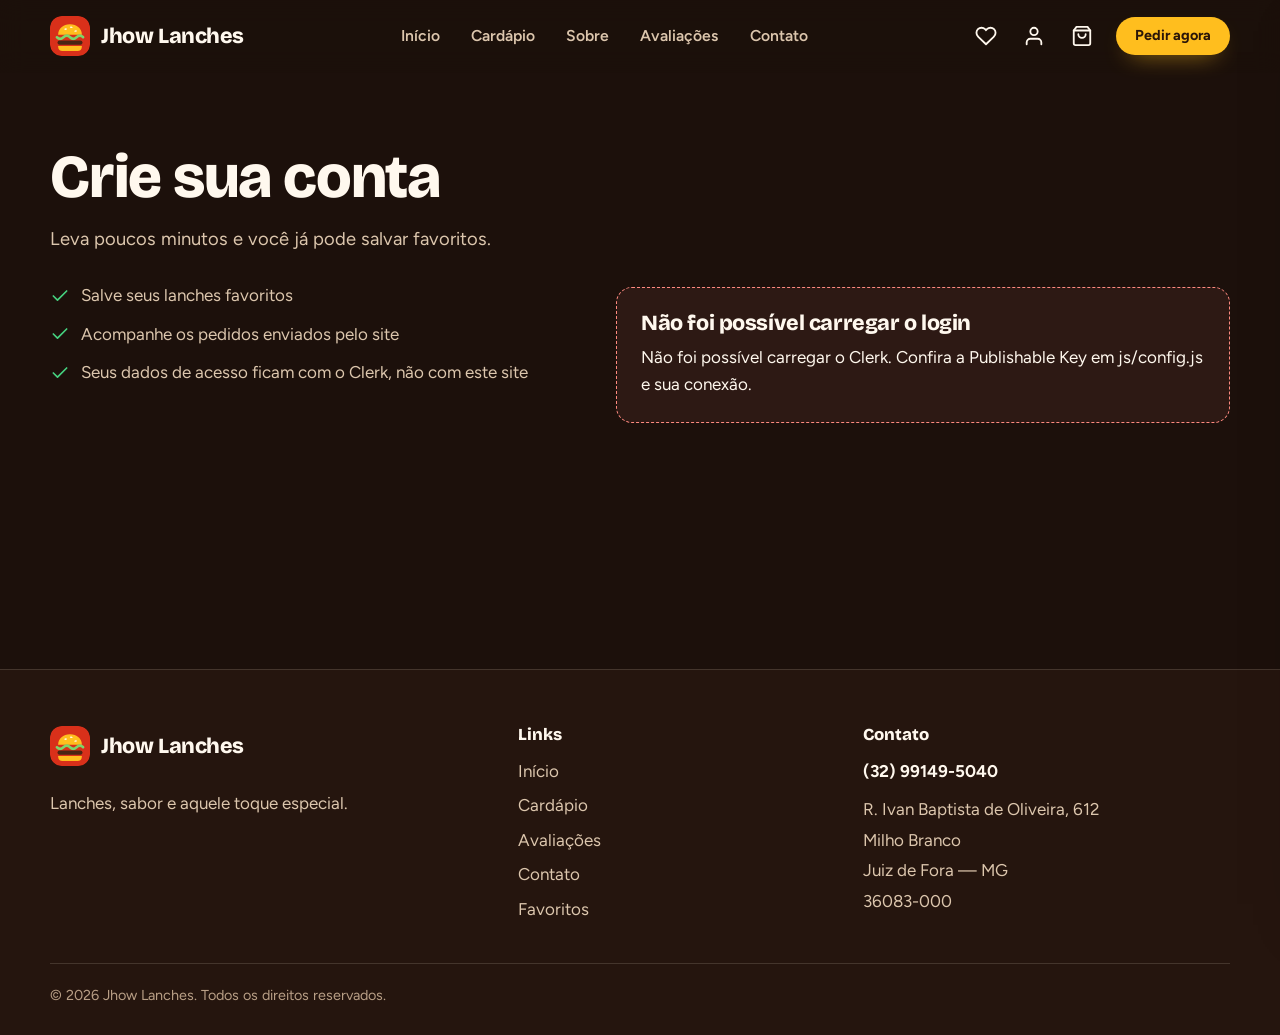
<file: cadastro.html>
<!DOCTYPE html>
<html lang="pt-BR" data-auth="loading">
<head>
  <meta charset="utf-8">
  <meta name="viewport" content="width=device-width, initial-scale=1">
  <title>Criar conta | Jhow Lanches</title>
  <meta name="description" content="Crie sua conta no Jhow Lanches.">
  <meta name="robots" content="noindex">
<meta name="theme-color" content="#1c100b">
  <link rel="icon" href="assets/icons/logo.svg" type="image/svg+xml">
  <link rel="preconnect" href="https://fonts.googleapis.com">
  <link rel="preconnect" href="https://fonts.gstatic.com" crossorigin>
  <link href="https://fonts.googleapis.com/css2?family=Bricolage+Grotesque:opsz,wght@12..96,700;12..96,800&family=Figtree:wght@400;500;600;700&display=swap" rel="stylesheet">
  <link rel="stylesheet" href="css/style.css">
  <link rel="stylesheet" href="css/responsive.css">
</head>
<body data-page="cadastro">
  <div id="site-header"></div>
  <noscript><p class="noscript-note">Este site precisa de JavaScript para exibir o cardápio e o carrinho. Para pedir agora, use o <a href="http://st4y.me/4195138">pedido online</a> ou o <a href="https://wa.me/5532991495040?text=Ol%C3%A1%21%20Gostaria%20de%20fazer%20um%20pedido%20no%20Jhow%20Lanches.">WhatsApp</a>.</p></noscript>
  <main id="conteudo">
    <div class="container auth-grid">
      <div class="auth-pitch">
        <h1>Crie sua conta</h1>
        <p>Leva poucos minutos e você já pode salvar favoritos.</p>
        <ul class="auth-perks">
            <li><svg class="icon" viewBox="0 0 24 24" width="20" height="20" fill="none" stroke="currentColor" stroke-width="2" stroke-linecap="round" stroke-linejoin="round" aria-hidden="true" focusable="false"><path d="M20 6 9 17l-5-5"/></svg> Salve seus lanches favoritos</li>
            <li><svg class="icon" viewBox="0 0 24 24" width="20" height="20" fill="none" stroke="currentColor" stroke-width="2" stroke-linecap="round" stroke-linejoin="round" aria-hidden="true" focusable="false"><path d="M20 6 9 17l-5-5"/></svg> Acompanhe os pedidos enviados pelo site</li>
            <li><svg class="icon" viewBox="0 0 24 24" width="20" height="20" fill="none" stroke="currentColor" stroke-width="2" stroke-linecap="round" stroke-linejoin="round" aria-hidden="true" focusable="false"><path d="M20 6 9 17l-5-5"/></svg> Seus dados de acesso ficam com o Clerk, não com este site</li>
          </ul>
      </div>
      <div class="auth-card">
        <div class="spinner" role="status" aria-label="Carregando cadastro" data-show-when="loading"></div>
        <div class="clerk-mount" id="clerk-sign-up" data-show-when="signed-out" hidden></div>
        <div style="width:100%">
          <div class="notice" data-show-when="unconfigured" hidden>
            <h2>Login ainda não configurado</h2>
            <p>O site funciona normalmente, mas o Clerk precisa da sua Publishable Key para criar contas.</p>
            <ol>
              <li>Crie uma aplicação em <strong>clerk.com</strong> e copie a <strong>Publishable Key</strong>.</li>
              <li>Cole a chave em <code>js/config.js</code>, na constante <code>CLERK_PUBLISHABLE_KEY</code>.</li>
              <li>Abra o site por um servidor local (Live Server) e recarregue.</li>
            </ol>
            <p class="fine-print" style="margin-top:.75rem">O passo a passo completo está no README.md.</p>
          </div>
          <div class="notice notice-error" data-show-when="error" hidden>
            <h2>Não foi possível carregar o login</h2>
            <p data-auth-error></p>
          </div>
        </div>
      </div>
    </div>
  </main>
  <div id="site-footer"></div>
  <script src="js/config.js"></script>
  <script src="js/data.js"></script>
  <script src="js/app.js"></script>
  <script src="js/auth.js"></script>
  <script src="js/cart.js"></script>
  <script src="js/favoritos.js"></script>
  <script src="js/pedidos.js"></script>
</body>
</html>
</file>
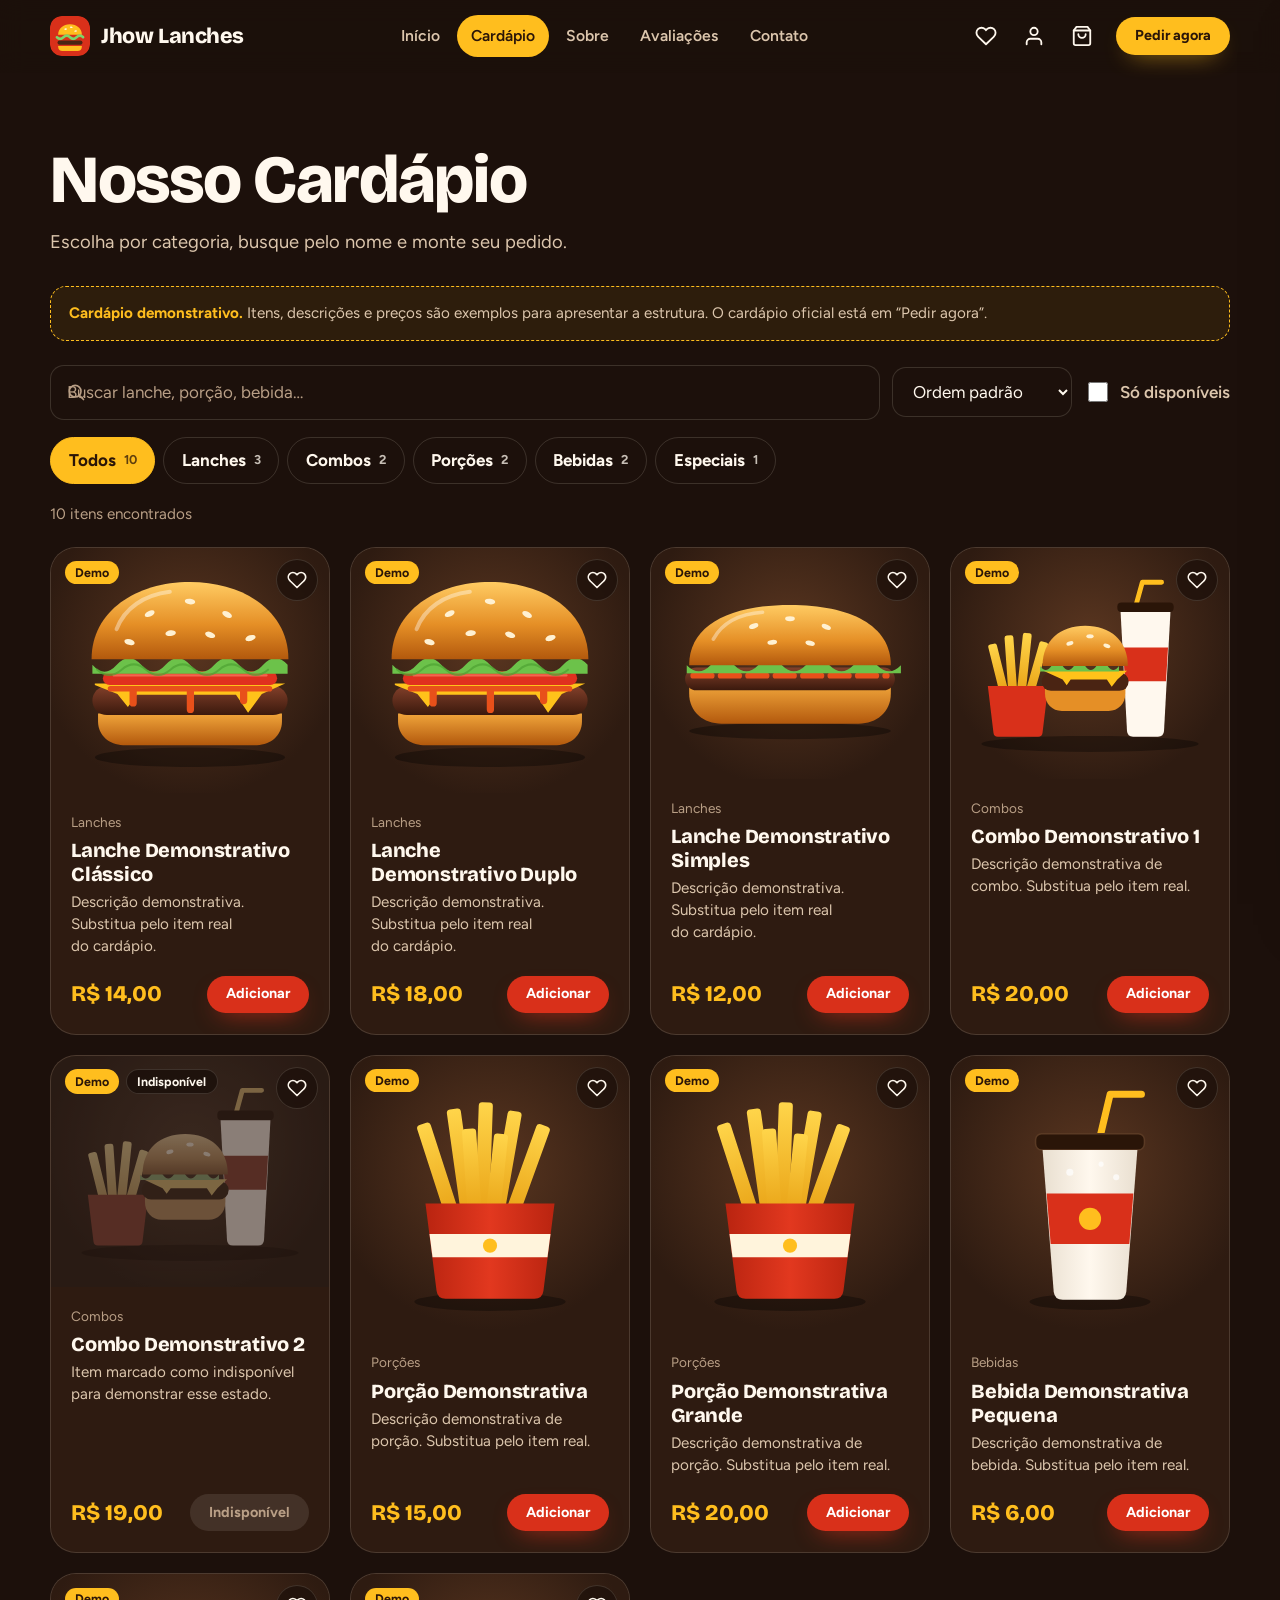
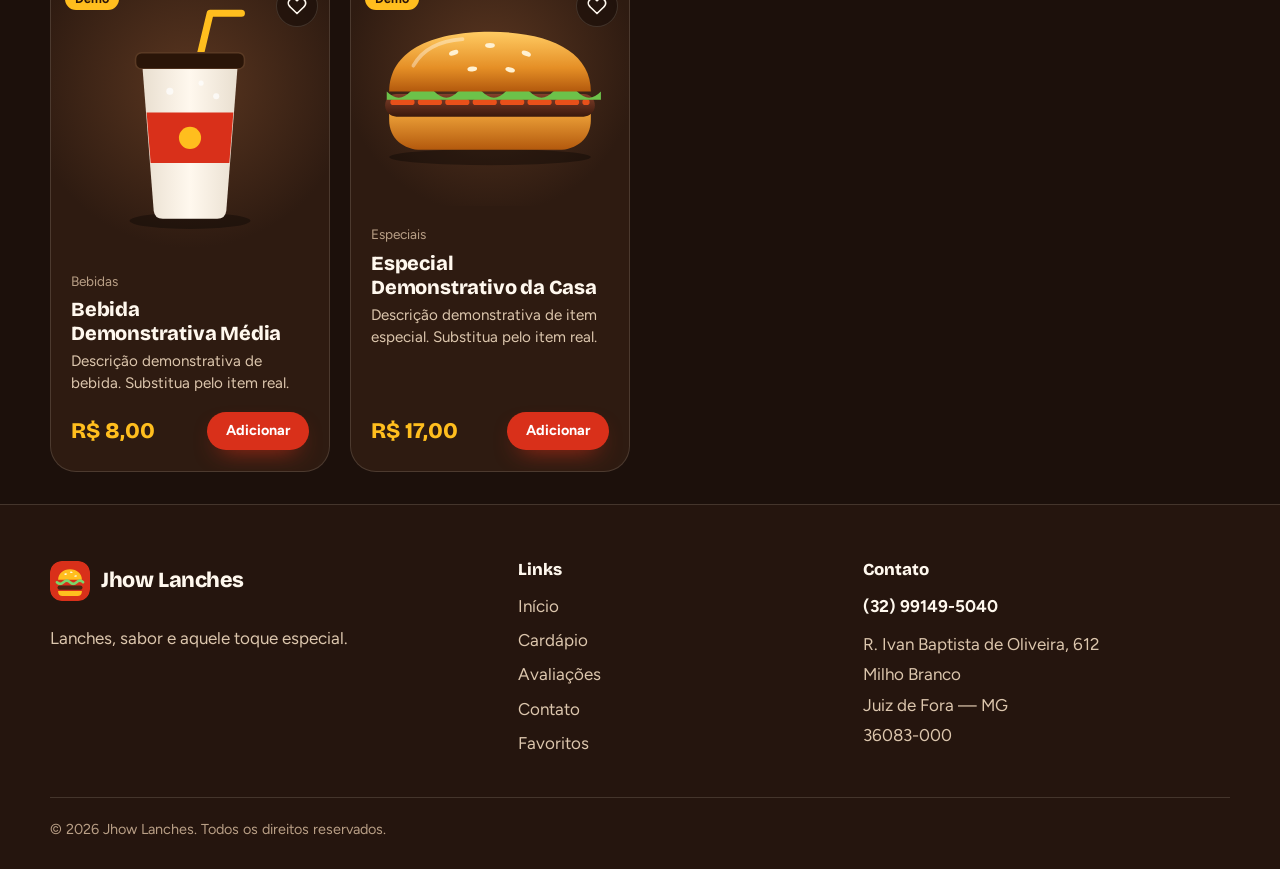
<file: cardapio.html>
<!DOCTYPE html>
<html lang="pt-BR" data-auth="loading">
<head>
  <meta charset="utf-8">
  <meta name="viewport" content="width=device-width, initial-scale=1">
  <title>Cardápio | Jhow Lanches</title>
  <meta name="description" content="Veja o cardápio do Jhow Lanches em Juiz de Fora: lanches, combos, porções, bebidas e especiais. Busque, filtre e monte seu pedido.">
  <meta name="theme-color" content="#1c100b">
  <link rel="icon" href="assets/icons/logo.svg" type="image/svg+xml">
  <link rel="preconnect" href="https://fonts.googleapis.com">
  <link rel="preconnect" href="https://fonts.gstatic.com" crossorigin>
  <link href="https://fonts.googleapis.com/css2?family=Bricolage+Grotesque:opsz,wght@12..96,700;12..96,800&family=Figtree:wght@400;500;600;700&display=swap" rel="stylesheet">
  <link rel="stylesheet" href="css/style.css">
  <link rel="stylesheet" href="css/responsive.css">
</head>
<body data-page="cardapio">
  <div id="site-header"></div>
  <noscript><p class="noscript-note">Este site precisa de JavaScript para exibir o cardápio e o carrinho. Para pedir agora, use o <a href="http://st4y.me/4195138">pedido online</a> ou o <a href="https://wa.me/5532991495040?text=Ol%C3%A1%21%20Gostaria%20de%20fazer%20um%20pedido%20no%20Jhow%20Lanches.">WhatsApp</a>.</p></noscript>
  <main id="conteudo">
    <div class="container">
      <header class="page-hero">
        <h1>Nosso Cardápio</h1>
        <p>Escolha por categoria, busque pelo nome e monte seu pedido.</p>
      </header>

      <div class="demo-banner" role="note" data-demo-only>
        <p><strong>Cardápio demonstrativo.</strong> Itens, descrições e preços são exemplos para apresentar a estrutura. O cardápio oficial está em “Pedir agora”.</p>
      </div>

      <form class="menu-toolbar" id="menu-search-form" role="search">
        <div class="search-field">
          <label class="sr-only" for="menu-search">Buscar no cardápio</label>
          <svg class="icon" viewBox="0 0 24 24" width="20" height="20" fill="none" stroke="currentColor" stroke-width="2" stroke-linecap="round" stroke-linejoin="round" aria-hidden="true" focusable="false"><circle cx="11" cy="11" r="7"/><path d="m21 21-4.3-4.3"/></svg>
          <input type="search" id="menu-search" placeholder="Buscar lanche, porção, bebida…" autocomplete="off">
        </div>
        <div>
          <label class="sr-only" for="menu-sort">Ordenar por</label>
          <select id="menu-sort">
            <option value="default">Ordem padrão</option>
            <option value="price-asc">Menor preço</option>
            <option value="price-desc">Maior preço</option>
            <option value="name">Nome (A–Z)</option>
          </select>
        </div>
        <label class="check-field"><input type="checkbox" id="menu-available"> Só disponíveis</label>
      </form>

      <div class="chips" id="category-chips" role="group" aria-label="Categorias"></div>
      <p class="result-count" id="menu-count" aria-live="polite"></p>

      <div class="menu-grid" id="menu-grid"><div class="skeleton-grid" aria-hidden="true"><div class="skeleton"></div><div class="skeleton"></div><div class="skeleton"></div><div class="skeleton"></div></div></div>
    </div>
  </main>
  <div id="site-footer"></div>
  <script src="js/config.js"></script>
  <script src="js/data.js"></script>
  <script src="js/app.js"></script>
  <script src="js/auth.js"></script>
  <script src="js/cart.js"></script>
  <script src="js/favoritos.js"></script>
  <script src="js/pedidos.js"></script>
  <script src="js/cardapio.js"></script>
</body>
</html>
</file>
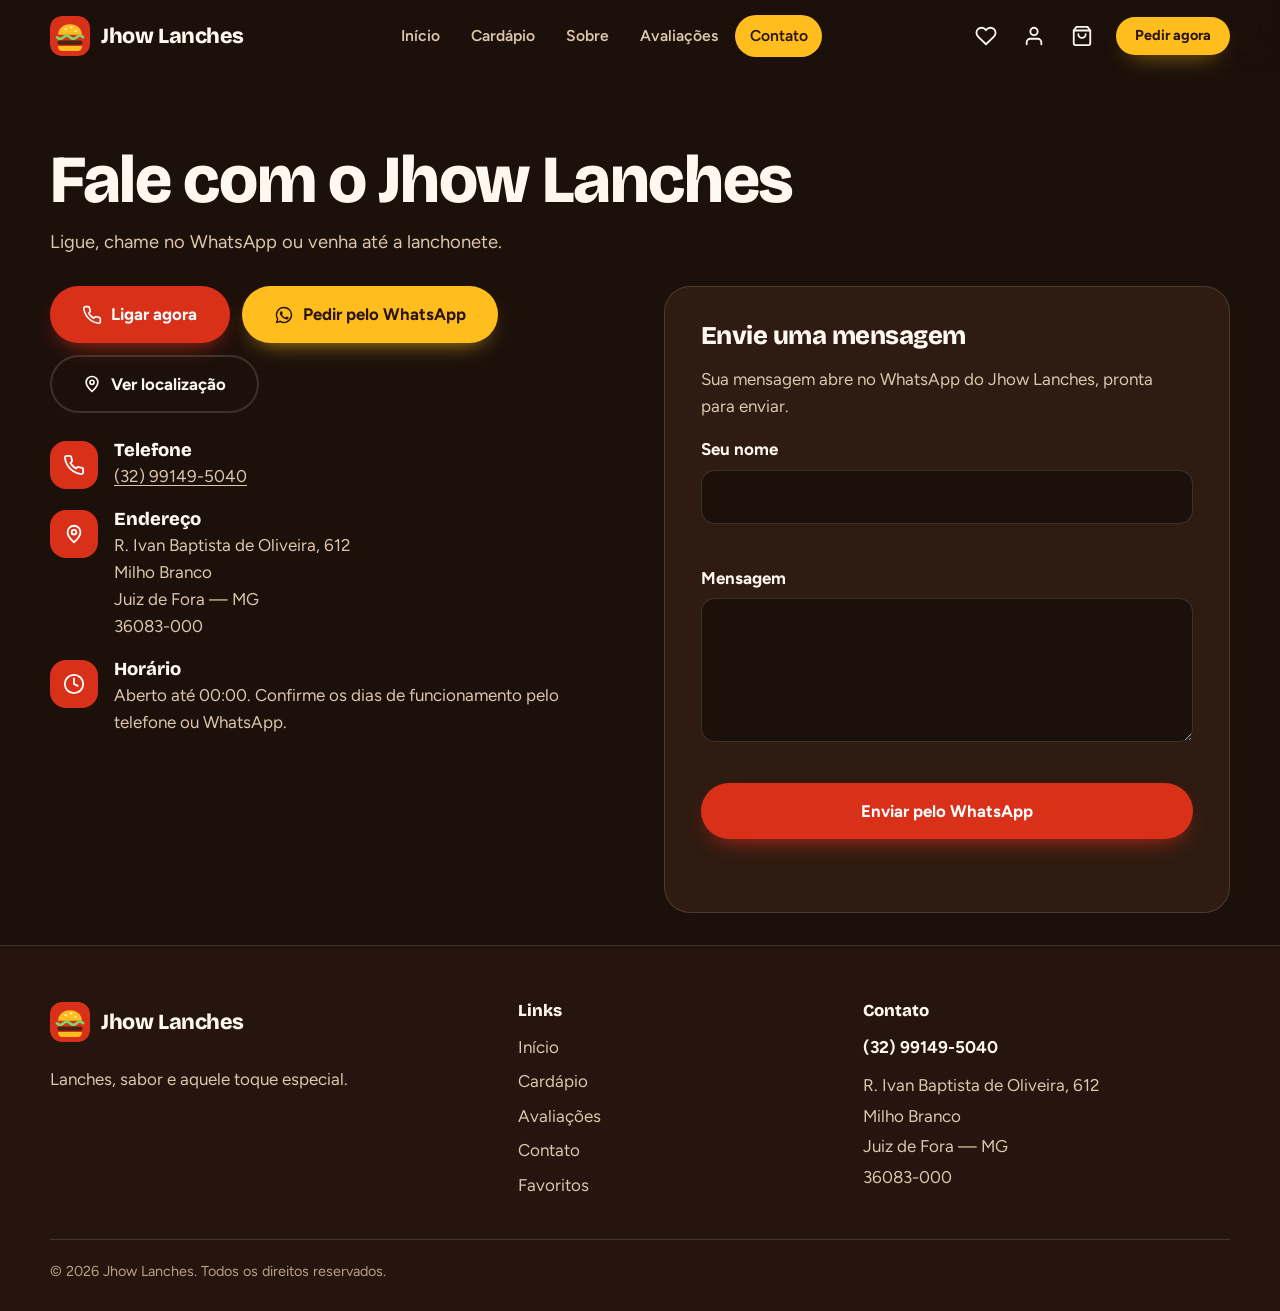
<file: contato.html>
<!DOCTYPE html>
<html lang="pt-BR" data-auth="loading">
<head>
  <meta charset="utf-8">
  <meta name="viewport" content="width=device-width, initial-scale=1">
  <title>Contato | Jhow Lanches</title>
  <meta name="description" content="Fale com o Jhow Lanches: telefone (32) 99149-5040, WhatsApp e endereço no Milho Branco, Juiz de Fora - MG.">
  <meta name="theme-color" content="#1c100b">
  <link rel="icon" href="assets/icons/logo.svg" type="image/svg+xml">
  <link rel="preconnect" href="https://fonts.googleapis.com">
  <link rel="preconnect" href="https://fonts.gstatic.com" crossorigin>
  <link href="https://fonts.googleapis.com/css2?family=Bricolage+Grotesque:opsz,wght@12..96,700;12..96,800&family=Figtree:wght@400;500;600;700&display=swap" rel="stylesheet">
  <link rel="stylesheet" href="css/style.css">
  <link rel="stylesheet" href="css/responsive.css">
</head>
<body data-page="contato">
  <div id="site-header"></div>
  <noscript><p class="noscript-note">Este site precisa de JavaScript para exibir o cardápio e o carrinho. Para pedir agora, use o <a href="http://st4y.me/4195138">pedido online</a> ou o <a href="https://wa.me/5532991495040?text=Ol%C3%A1%21%20Gostaria%20de%20fazer%20um%20pedido%20no%20Jhow%20Lanches.">WhatsApp</a>.</p></noscript>
  <main id="conteudo">
    <div class="container">
      <header class="page-hero">
        <h1>Fale com o Jhow Lanches</h1>
        <p>Ligue, chame no WhatsApp ou venha até a lanchonete.</p>
      </header>
      <div class="contact-grid">
        <div>
          <div class="btn-row" style="margin-top:0">
            <a class="btn btn-red btn-lg" href="tel:+5532991495040" data-link="tel"><svg class="icon" viewBox="0 0 24 24" width="20" height="20" fill="none" stroke="currentColor" stroke-width="2" stroke-linecap="round" stroke-linejoin="round" aria-hidden="true" focusable="false"><path d="M22 16.9v3a2 2 0 0 1-2.2 2 19.8 19.8 0 0 1-8.6-3.1 19.5 19.5 0 0 1-6-6A19.8 19.8 0 0 1 2.1 4.2 2 2 0 0 1 4.1 2h3a2 2 0 0 1 2 1.7c.1 1 .4 1.9.7 2.8a2 2 0 0 1-.5 2.1L8.1 9.9a16 16 0 0 0 6 6l1.3-1.3a2 2 0 0 1 2.1-.4c.9.3 1.8.6 2.8.7a2 2 0 0 1 1.7 2z"/></svg>Ligar agora</a>
            <a class="btn btn-mustard btn-lg" href="https://wa.me/5532991495040?text=Ol%C3%A1%21%20Gostaria%20de%20fazer%20um%20pedido%20no%20Jhow%20Lanches." data-link="whatsapp" target="_blank" rel="noopener"><svg class="icon" viewBox="0 0 24 24" width="20" height="20" fill="currentColor" aria-hidden="true" focusable="false"><path d="M12.04 2a9.9 9.9 0 0 0-8.5 14.9L2 22l5.25-1.38A9.9 9.9 0 1 0 12.04 2zm0 1.8a8.1 8.1 0 1 1-4.13 15.1l-.3-.17-3.11.82.83-3.03-.2-.31A8.1 8.1 0 0 1 12.04 3.8zM8.6 7.6c-.17 0-.45.06-.69.32-.24.26-.9.88-.9 2.15s.92 2.5 1.05 2.67c.13.17 1.8 2.86 4.45 3.9 2.2.87 2.65.7 3.13.65.48-.04 1.55-.63 1.77-1.24.22-.6.22-1.13.15-1.24-.06-.1-.24-.17-.5-.3-.27-.13-1.55-.77-1.8-.86-.24-.09-.42-.13-.59.13-.17.27-.68.86-.83 1.03-.15.17-.3.2-.57.07-.26-.13-1.1-.4-2.1-1.3-.78-.7-1.3-1.55-1.45-1.8-.15-.27-.02-.4.11-.53.12-.12.27-.31.4-.47.13-.15.17-.27.26-.44.09-.18.04-.33-.02-.46-.07-.13-.6-1.42-.82-1.95-.2-.5-.42-.43-.59-.44z"/></svg>Pedir pelo WhatsApp</a>
            <a class="btn btn-ghost btn-lg" href="https://www.google.com/maps/search/?api=1&query=R.%20Ivan%20Baptista%20de%20Oliveira%2C%20612%2C%20Milho%20Branco%2C%20Juiz%20de%20Fora%20-%20MG%2C%2036083-000" data-link="maps" target="_blank" rel="noopener"><svg class="icon" viewBox="0 0 24 24" width="20" height="20" fill="none" stroke="currentColor" stroke-width="2" stroke-linecap="round" stroke-linejoin="round" aria-hidden="true" focusable="false"><path d="M12 21s-7-6.2-7-11a7 7 0 0 1 14 0c0 4.8-7 11-7 11z"/><circle cx="12" cy="10" r="2.5"/></svg>Ver localização</a>
          </div>
          <div class="contact-list">
            <div class="contact-item"><span class="service-icon"><svg class="icon" viewBox="0 0 24 24" width="22" height="22" fill="none" stroke="currentColor" stroke-width="2" stroke-linecap="round" stroke-linejoin="round" aria-hidden="true" focusable="false"><path d="M22 16.9v3a2 2 0 0 1-2.2 2 19.8 19.8 0 0 1-8.6-3.1 19.5 19.5 0 0 1-6-6A19.8 19.8 0 0 1 2.1 4.2 2 2 0 0 1 4.1 2h3a2 2 0 0 1 2 1.7c.1 1 .4 1.9.7 2.8a2 2 0 0 1-.5 2.1L8.1 9.9a16 16 0 0 0 6 6l1.3-1.3a2 2 0 0 1 2.1-.4c.9.3 1.8.6 2.8.7a2 2 0 0 1 1.7 2z"/></svg></span><div><h2>Telefone</h2><a href="tel:+5532991495040" data-link="tel">(32) 99149-5040</a></div></div>
            <div class="contact-item"><span class="service-icon"><svg class="icon" viewBox="0 0 24 24" width="22" height="22" fill="none" stroke="currentColor" stroke-width="2" stroke-linecap="round" stroke-linejoin="round" aria-hidden="true" focusable="false"><path d="M12 21s-7-6.2-7-11a7 7 0 0 1 14 0c0 4.8-7 11-7 11z"/><circle cx="12" cy="10" r="2.5"/></svg></span><div><h2>Endereço</h2><address>R. Ivan Baptista de Oliveira, 612<br>Milho Branco<br>Juiz de Fora — MG<br>36083-000</address></div></div>
            <div class="contact-item"><span class="service-icon"><svg class="icon" viewBox="0 0 24 24" width="22" height="22" fill="none" stroke="currentColor" stroke-width="2" stroke-linecap="round" stroke-linejoin="round" aria-hidden="true" focusable="false"><circle cx="12" cy="12" r="10"/><path d="M12 6v6l4 2"/></svg></span><div><h2>Horário</h2><p>Aberto até 00:00. Confirme os dias de funcionamento pelo telefone ou WhatsApp.</p></div></div>
          </div>
        </div>
        <form class="form-card" id="contact-form" novalidate aria-labelledby="form-title">
          <h2 id="form-title" class="h2" style="font-size:1.6rem">Envie uma mensagem</h2>
          <p class="muted">Sua mensagem abre no WhatsApp do Jhow Lanches, pronta para enviar.</p>
          <div class="field">
            <label for="contact-name">Seu nome</label>
            <input type="text" id="contact-name" name="name" autocomplete="name" aria-describedby="error-name" aria-invalid="false">
            <p class="field-error" id="error-name"></p>
          </div>
          <div class="field">
            <label for="contact-message">Mensagem</label>
            <textarea id="contact-message" name="message" aria-describedby="error-message" aria-invalid="false"></textarea>
            <p class="field-error" id="error-message"></p>
          </div>
          <button class="btn btn-red btn-lg" type="submit">Enviar pelo WhatsApp</button>
          <p class="form-status" id="contact-status" role="status" aria-live="polite"></p>
        </form>
      </div>
    </div>
  </main>
  <div id="site-footer"></div>
  <script src="js/config.js"></script>
  <script src="js/data.js"></script>
  <script src="js/app.js"></script>
  <script src="js/auth.js"></script>
  <script src="js/cart.js"></script>
  <script src="js/favoritos.js"></script>
  <script src="js/pedidos.js"></script>
  <script src="js/contato.js"></script>
</body>
</html>
</file>
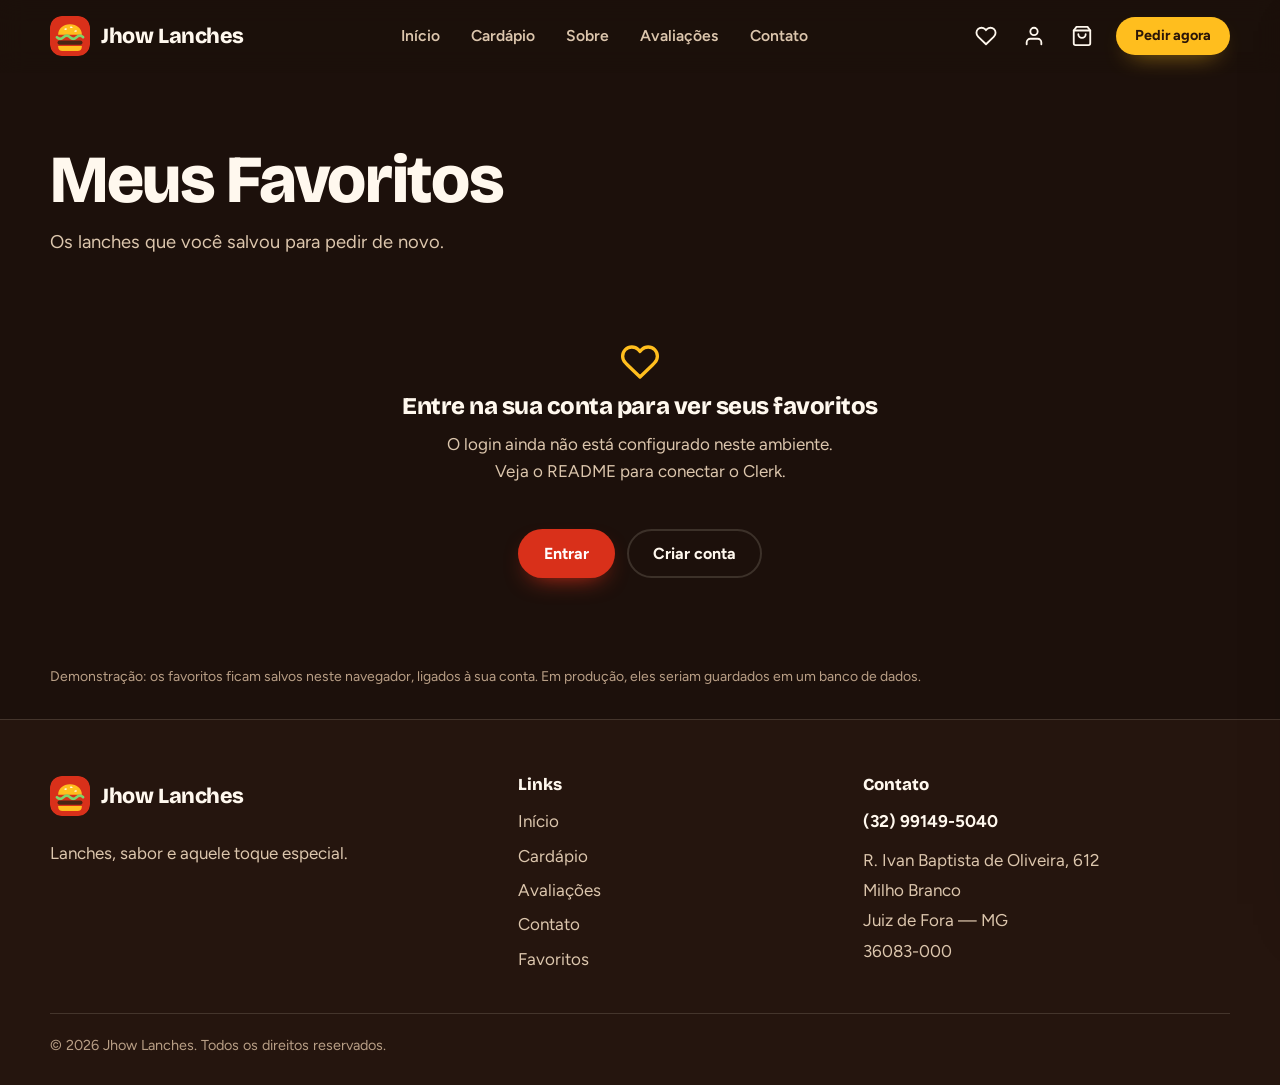
<file: favoritos.html>
<!DOCTYPE html>
<html lang="pt-BR" data-auth="loading">
<head>
  <meta charset="utf-8">
  <meta name="viewport" content="width=device-width, initial-scale=1">
  <title>Meus Favoritos | Jhow Lanches</title>
  <meta name="description" content="Seus lanches favoritos do Jhow Lanches.">
  <meta name="robots" content="noindex">
<meta name="theme-color" content="#1c100b">
  <link rel="icon" href="assets/icons/logo.svg" type="image/svg+xml">
  <link rel="preconnect" href="https://fonts.googleapis.com">
  <link rel="preconnect" href="https://fonts.gstatic.com" crossorigin>
  <link href="https://fonts.googleapis.com/css2?family=Bricolage+Grotesque:opsz,wght@12..96,700;12..96,800&family=Figtree:wght@400;500;600;700&display=swap" rel="stylesheet">
  <link rel="stylesheet" href="css/style.css">
  <link rel="stylesheet" href="css/responsive.css">
</head>
<body data-page="favoritos">
  <div id="site-header"></div>
  <noscript><p class="noscript-note">Este site precisa de JavaScript para exibir o cardápio e o carrinho. Para pedir agora, use o <a href="http://st4y.me/4195138">pedido online</a> ou o <a href="https://wa.me/5532991495040?text=Ol%C3%A1%21%20Gostaria%20de%20fazer%20um%20pedido%20no%20Jhow%20Lanches.">WhatsApp</a>.</p></noscript>
  <main id="conteudo">
    <div class="container">
      <header class="page-hero">
        <h1>Meus Favoritos</h1>
        <p>Os lanches que você salvou para pedir de novo.</p>
      </header>
      <div id="favorites-root"><div class="skeleton-grid" aria-hidden="true"><div class="skeleton"></div><div class="skeleton"></div><div class="skeleton"></div></div></div>
      <p class="fine-print" style="margin-top:2rem">Demonstração: os favoritos ficam salvos neste navegador, ligados à sua conta. Em produção, eles seriam guardados em um banco de dados.</p>
    </div>
  </main>
  <div id="site-footer"></div>
  <script src="js/config.js"></script>
  <script src="js/data.js"></script>
  <script src="js/app.js"></script>
  <script src="js/auth.js"></script>
  <script src="js/cart.js"></script>
  <script src="js/favoritos.js"></script>
  <script src="js/pedidos.js"></script>
  <script src="js/cardapio.js"></script>
</body>
</html>
</file>
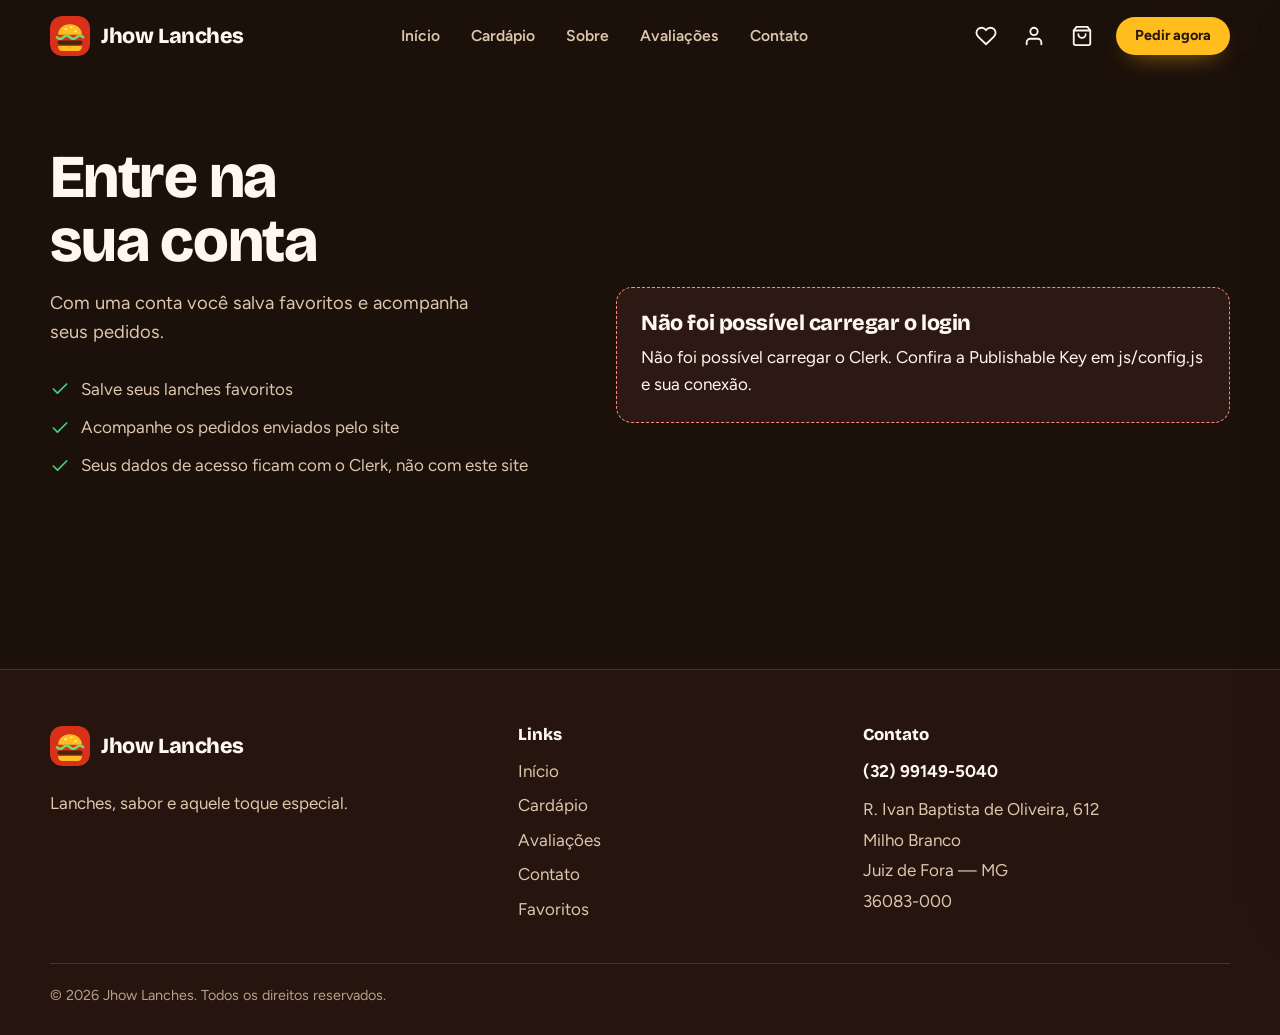
<file: login.html>
<!DOCTYPE html>
<html lang="pt-BR" data-auth="loading">
<head>
  <meta charset="utf-8">
  <meta name="viewport" content="width=device-width, initial-scale=1">
  <title>Entrar | Jhow Lanches</title>
  <meta name="description" content="Entre na sua conta do Jhow Lanches.">
  <meta name="robots" content="noindex">
<meta name="theme-color" content="#1c100b">
  <link rel="icon" href="assets/icons/logo.svg" type="image/svg+xml">
  <link rel="preconnect" href="https://fonts.googleapis.com">
  <link rel="preconnect" href="https://fonts.gstatic.com" crossorigin>
  <link href="https://fonts.googleapis.com/css2?family=Bricolage+Grotesque:opsz,wght@12..96,700;12..96,800&family=Figtree:wght@400;500;600;700&display=swap" rel="stylesheet">
  <link rel="stylesheet" href="css/style.css">
  <link rel="stylesheet" href="css/responsive.css">
</head>
<body data-page="login">
  <div id="site-header"></div>
  <noscript><p class="noscript-note">Este site precisa de JavaScript para exibir o cardápio e o carrinho. Para pedir agora, use o <a href="http://st4y.me/4195138">pedido online</a> ou o <a href="https://wa.me/5532991495040?text=Ol%C3%A1%21%20Gostaria%20de%20fazer%20um%20pedido%20no%20Jhow%20Lanches.">WhatsApp</a>.</p></noscript>
  <main id="conteudo">
    <div class="container auth-grid">
      <div class="auth-pitch">
        <h1>Entre na sua conta</h1>
        <p>Com uma conta você salva favoritos e acompanha seus pedidos.</p>
        <ul class="auth-perks">
            <li><svg class="icon" viewBox="0 0 24 24" width="20" height="20" fill="none" stroke="currentColor" stroke-width="2" stroke-linecap="round" stroke-linejoin="round" aria-hidden="true" focusable="false"><path d="M20 6 9 17l-5-5"/></svg> Salve seus lanches favoritos</li>
            <li><svg class="icon" viewBox="0 0 24 24" width="20" height="20" fill="none" stroke="currentColor" stroke-width="2" stroke-linecap="round" stroke-linejoin="round" aria-hidden="true" focusable="false"><path d="M20 6 9 17l-5-5"/></svg> Acompanhe os pedidos enviados pelo site</li>
            <li><svg class="icon" viewBox="0 0 24 24" width="20" height="20" fill="none" stroke="currentColor" stroke-width="2" stroke-linecap="round" stroke-linejoin="round" aria-hidden="true" focusable="false"><path d="M20 6 9 17l-5-5"/></svg> Seus dados de acesso ficam com o Clerk, não com este site</li>
          </ul>
      </div>
      <div class="auth-card">
        <div class="spinner" role="status" aria-label="Carregando login" data-show-when="loading"></div>
        <div class="clerk-mount" id="clerk-sign-in" data-show-when="signed-out" hidden></div>
        <div style="width:100%">
          <div class="notice" data-show-when="unconfigured" hidden>
            <h2>Login ainda não configurado</h2>
            <p>O site funciona normalmente, mas o Clerk precisa da sua Publishable Key para entrar.</p>
            <ol>
              <li>Crie uma aplicação em <strong>clerk.com</strong> e copie a <strong>Publishable Key</strong>.</li>
              <li>Cole a chave em <code>js/config.js</code>, na constante <code>CLERK_PUBLISHABLE_KEY</code>.</li>
              <li>Abra o site por um servidor local (Live Server) e recarregue.</li>
            </ol>
            <p class="fine-print" style="margin-top:.75rem">O passo a passo completo está no README.md.</p>
          </div>
          <div class="notice notice-error" data-show-when="error" hidden>
            <h2>Não foi possível carregar o login</h2>
            <p data-auth-error></p>
          </div>
        </div>
      </div>
    </div>
  </main>
  <div id="site-footer"></div>
  <script src="js/config.js"></script>
  <script src="js/data.js"></script>
  <script src="js/app.js"></script>
  <script src="js/auth.js"></script>
  <script src="js/cart.js"></script>
  <script src="js/favoritos.js"></script>
  <script src="js/pedidos.js"></script>
</body>
</html>
</file>
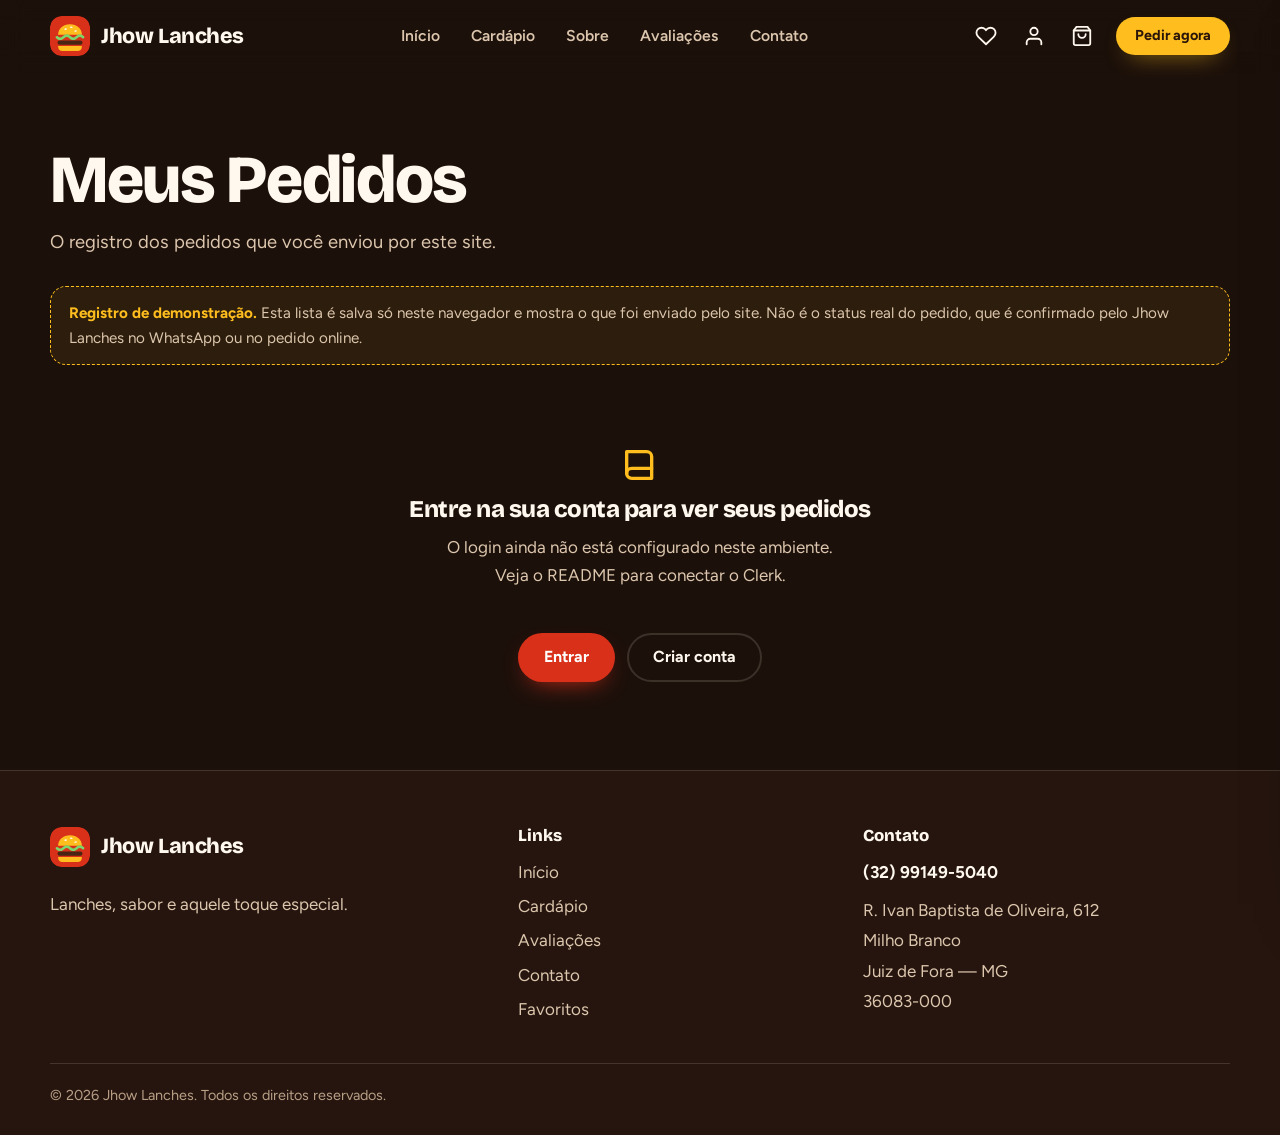
<file: pedidos.html>
<!DOCTYPE html>
<html lang="pt-BR" data-auth="loading">
<head>
  <meta charset="utf-8">
  <meta name="viewport" content="width=device-width, initial-scale=1">
  <title>Meus Pedidos | Jhow Lanches</title>
  <meta name="description" content="Registro dos pedidos enviados pelo site do Jhow Lanches.">
  <meta name="robots" content="noindex">
<meta name="theme-color" content="#1c100b">
  <link rel="icon" href="assets/icons/logo.svg" type="image/svg+xml">
  <link rel="preconnect" href="https://fonts.googleapis.com">
  <link rel="preconnect" href="https://fonts.gstatic.com" crossorigin>
  <link href="https://fonts.googleapis.com/css2?family=Bricolage+Grotesque:opsz,wght@12..96,700;12..96,800&family=Figtree:wght@400;500;600;700&display=swap" rel="stylesheet">
  <link rel="stylesheet" href="css/style.css">
  <link rel="stylesheet" href="css/responsive.css">
</head>
<body data-page="pedidos">
  <div id="site-header"></div>
  <noscript><p class="noscript-note">Este site precisa de JavaScript para exibir o cardápio e o carrinho. Para pedir agora, use o <a href="http://st4y.me/4195138">pedido online</a> ou o <a href="https://wa.me/5532991495040?text=Ol%C3%A1%21%20Gostaria%20de%20fazer%20um%20pedido%20no%20Jhow%20Lanches.">WhatsApp</a>.</p></noscript>
  <main id="conteudo">
    <div class="container">
      <header class="page-hero">
        <h1>Meus Pedidos</h1>
        <p>O registro dos pedidos que você enviou por este site.</p>
      </header>
      <div class="demo-banner" role="note">
        <p><strong>Registro de demonstração.</strong> Esta lista é salva só neste navegador e mostra o que foi enviado pelo site. Não é o status real do pedido, que é confirmado pelo Jhow Lanches no WhatsApp ou no pedido online.</p>
      </div>
      <div id="orders-root"><div class="skeleton-grid" aria-hidden="true"><div class="skeleton"></div><div class="skeleton"></div></div></div>
    </div>
  </main>
  <div id="site-footer"></div>
  <script src="js/config.js"></script>
  <script src="js/data.js"></script>
  <script src="js/app.js"></script>
  <script src="js/auth.js"></script>
  <script src="js/cart.js"></script>
  <script src="js/favoritos.js"></script>
  <script src="js/pedidos.js"></script>
</body>
</html>
</file>
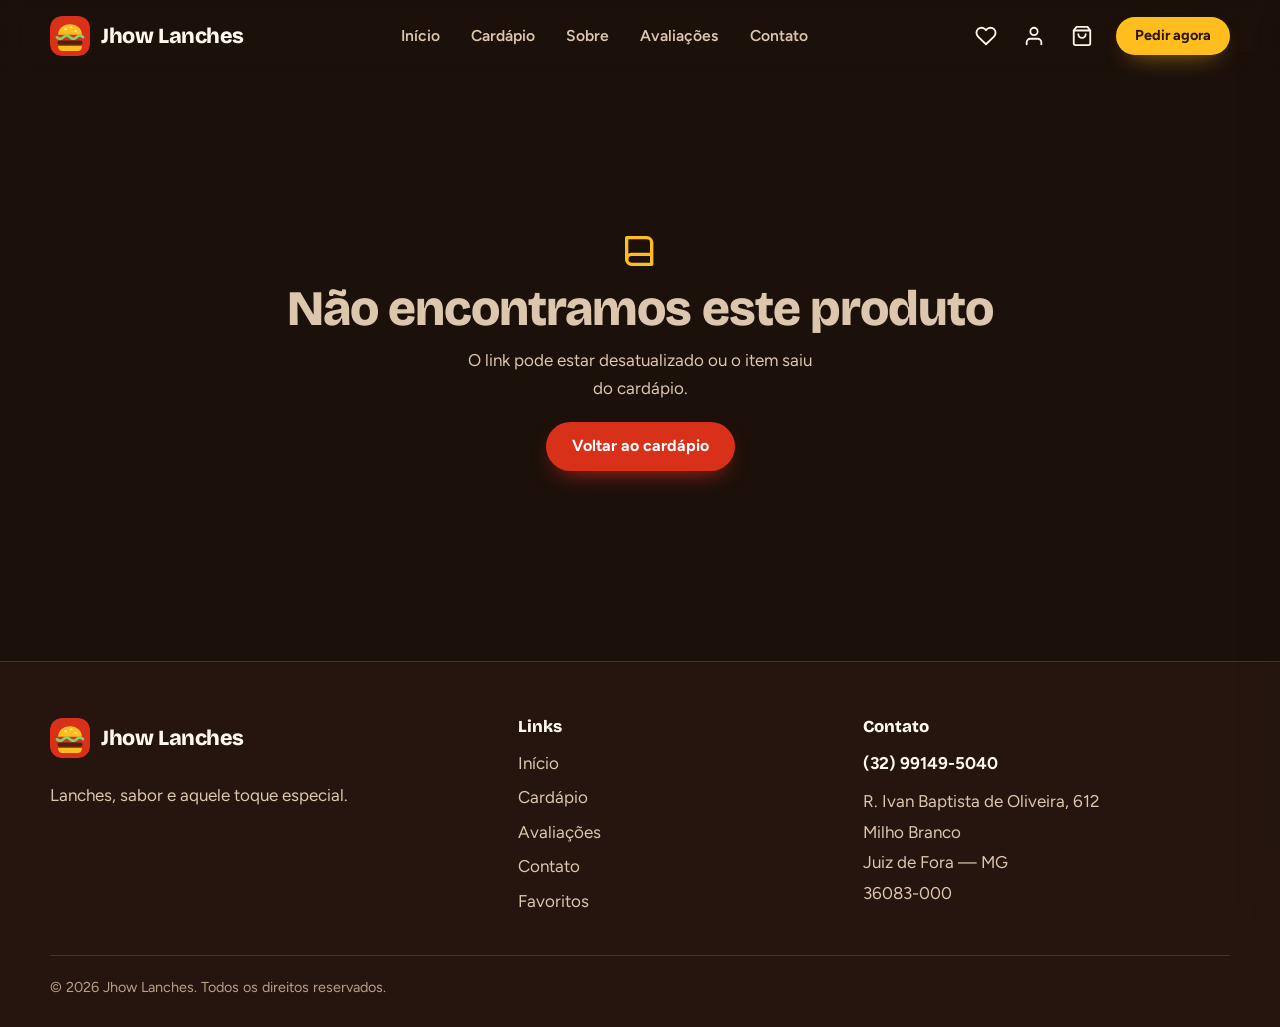
<file: produto.html>
<!DOCTYPE html>
<html lang="pt-BR" data-auth="loading">
<head>
  <meta charset="utf-8">
  <meta name="viewport" content="width=device-width, initial-scale=1">
  <title>Produto | Jhow Lanches</title>
  <meta name="description" content="Detalhes do produto no cardápio do Jhow Lanches, em Juiz de Fora.">
  <meta name="theme-color" content="#1c100b">
  <link rel="icon" href="assets/icons/logo.svg" type="image/svg+xml">
  <link rel="preconnect" href="https://fonts.googleapis.com">
  <link rel="preconnect" href="https://fonts.gstatic.com" crossorigin>
  <link href="https://fonts.googleapis.com/css2?family=Bricolage+Grotesque:opsz,wght@12..96,700;12..96,800&family=Figtree:wght@400;500;600;700&display=swap" rel="stylesheet">
  <link rel="stylesheet" href="css/style.css">
  <link rel="stylesheet" href="css/responsive.css">
</head>
<body data-page="produto">
  <div id="site-header"></div>
  <noscript><p class="noscript-note">Este site precisa de JavaScript para exibir o cardápio e o carrinho. Para pedir agora, use o <a href="http://st4y.me/4195138">pedido online</a> ou o <a href="https://wa.me/5532991495040?text=Ol%C3%A1%21%20Gostaria%20de%20fazer%20um%20pedido%20no%20Jhow%20Lanches.">WhatsApp</a>.</p></noscript>
  <main id="conteudo">
    <div class="container section">
      <div id="product-root"><div class="skeleton-grid" aria-hidden="true"><div class="skeleton"></div></div></div>
      <section id="related-section" hidden aria-labelledby="related-title" style="margin-top:clamp(3rem,6vw,5rem)">
        <div class="section-head"><h2 id="related-title">Você também pode gostar</h2></div>
        <div class="menu-grid" id="related-grid"></div>
      </section>
    </div>
  </main>
  <div id="site-footer"></div>
  <script src="js/config.js"></script>
  <script src="js/data.js"></script>
  <script src="js/app.js"></script>
  <script src="js/auth.js"></script>
  <script src="js/cart.js"></script>
  <script src="js/favoritos.js"></script>
  <script src="js/pedidos.js"></script>
  <script src="js/cardapio.js"></script>
  <script src="js/produto.js"></script>
</body>
</html>
</file>
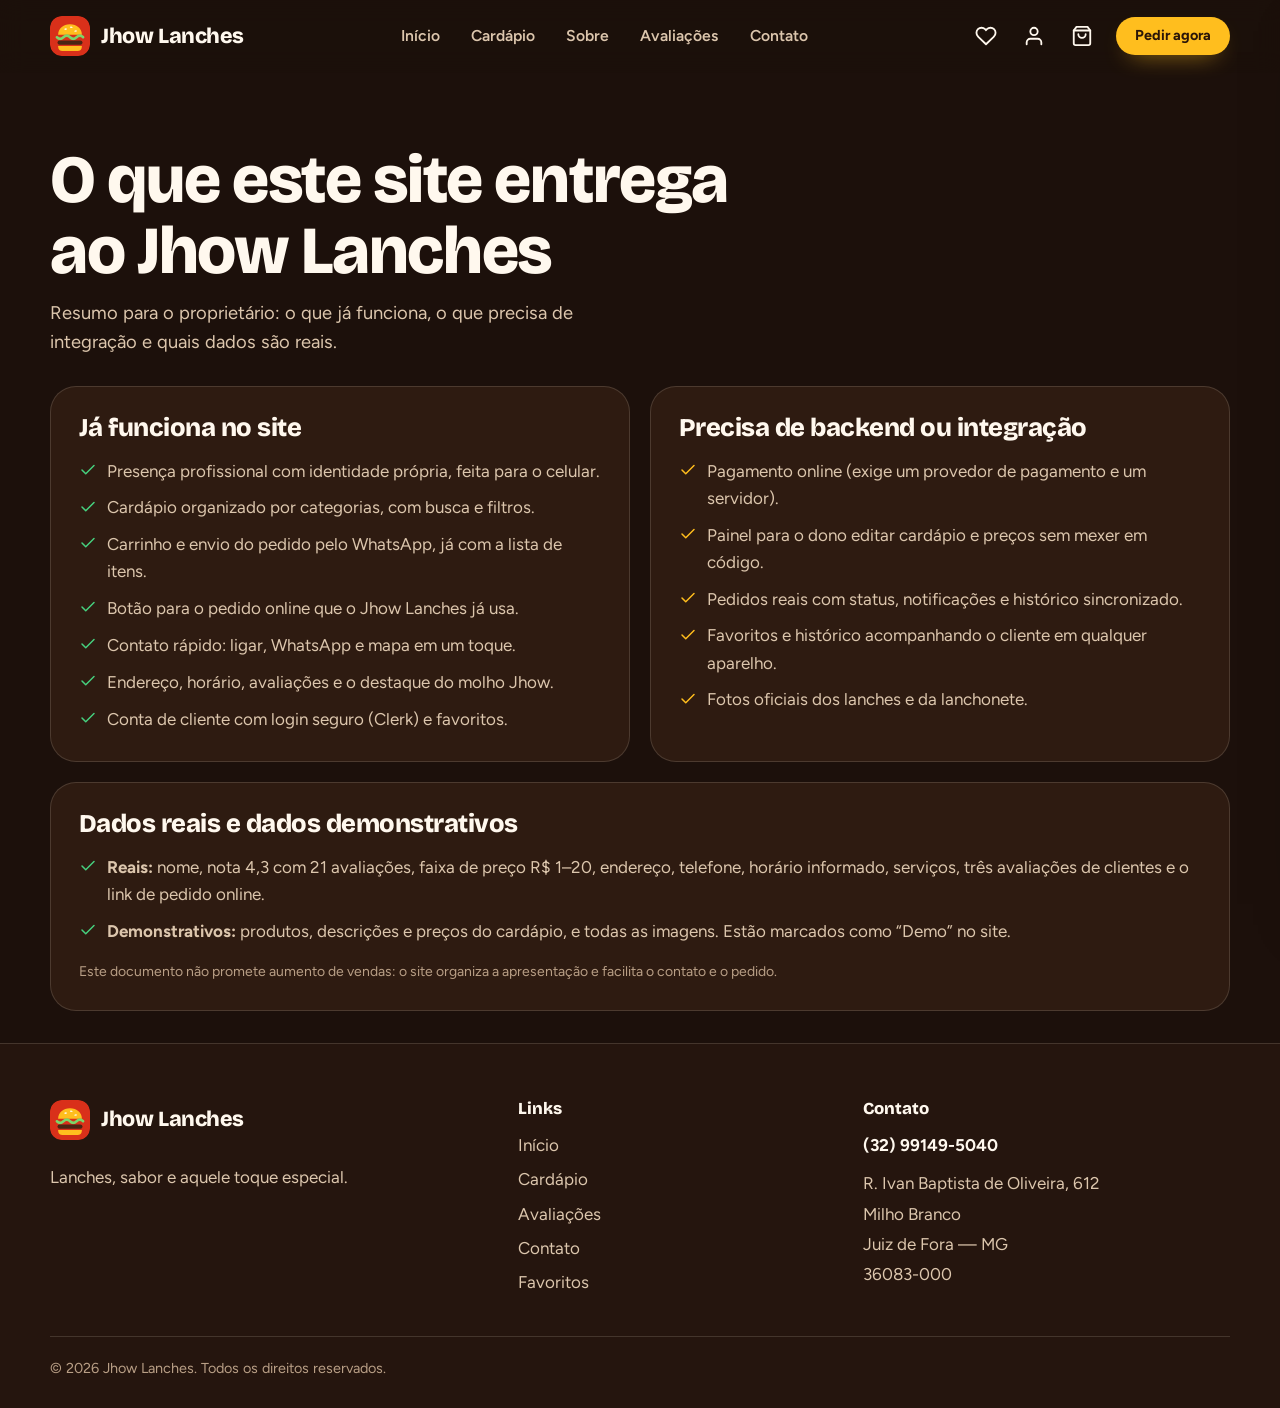
<file: proposta.html>
<!DOCTYPE html>
<html lang="pt-BR" data-auth="loading">
<head>
  <meta charset="utf-8">
  <meta name="viewport" content="width=device-width, initial-scale=1">
  <title>Proposta | Jhow Lanches</title>
  <meta name="description" content="Resumo do que o site do Jhow Lanches entrega.">
  <meta name="robots" content="noindex">
<meta name="theme-color" content="#1c100b">
  <link rel="icon" href="assets/icons/logo.svg" type="image/svg+xml">
  <link rel="preconnect" href="https://fonts.googleapis.com">
  <link rel="preconnect" href="https://fonts.gstatic.com" crossorigin>
  <link href="https://fonts.googleapis.com/css2?family=Bricolage+Grotesque:opsz,wght@12..96,700;12..96,800&family=Figtree:wght@400;500;600;700&display=swap" rel="stylesheet">
  <link rel="stylesheet" href="css/style.css">
  <link rel="stylesheet" href="css/responsive.css">
</head>
<body data-page="proposta">
  <div id="site-header"></div>
  <noscript><p class="noscript-note">Este site precisa de JavaScript para exibir o cardápio e o carrinho. Para pedir agora, use o <a href="http://st4y.me/4195138">pedido online</a> ou o <a href="https://wa.me/5532991495040?text=Ol%C3%A1%21%20Gostaria%20de%20fazer%20um%20pedido%20no%20Jhow%20Lanches.">WhatsApp</a>.</p></noscript>
  <main id="conteudo">
    <div class="container">
      <header class="page-hero">
        <h1>O que este site entrega ao Jhow Lanches</h1>
        <p>Resumo para o proprietário: o que já funciona, o que precisa de integração e quais dados são reais.</p>
      </header>
      <div class="proposal-grid">
        <section class="proposal-card" aria-labelledby="p1">
          <h2 id="p1">Já funciona no site</h2>
          <ul>
            <li><svg class="icon" viewBox="0 0 24 24" width="18" height="18" fill="none" stroke="currentColor" stroke-width="2" stroke-linecap="round" stroke-linejoin="round" aria-hidden="true" focusable="false"><path d="M20 6 9 17l-5-5"/></svg><span>Presença profissional com identidade própria, feita para o celular.</span></li>
            <li><svg class="icon" viewBox="0 0 24 24" width="18" height="18" fill="none" stroke="currentColor" stroke-width="2" stroke-linecap="round" stroke-linejoin="round" aria-hidden="true" focusable="false"><path d="M20 6 9 17l-5-5"/></svg><span>Cardápio organizado por categorias, com busca e filtros.</span></li>
            <li><svg class="icon" viewBox="0 0 24 24" width="18" height="18" fill="none" stroke="currentColor" stroke-width="2" stroke-linecap="round" stroke-linejoin="round" aria-hidden="true" focusable="false"><path d="M20 6 9 17l-5-5"/></svg><span>Carrinho e envio do pedido pelo WhatsApp, já com a lista de itens.</span></li>
            <li><svg class="icon" viewBox="0 0 24 24" width="18" height="18" fill="none" stroke="currentColor" stroke-width="2" stroke-linecap="round" stroke-linejoin="round" aria-hidden="true" focusable="false"><path d="M20 6 9 17l-5-5"/></svg><span>Botão para o pedido online que o Jhow Lanches já usa.</span></li>
            <li><svg class="icon" viewBox="0 0 24 24" width="18" height="18" fill="none" stroke="currentColor" stroke-width="2" stroke-linecap="round" stroke-linejoin="round" aria-hidden="true" focusable="false"><path d="M20 6 9 17l-5-5"/></svg><span>Contato rápido: ligar, WhatsApp e mapa em um toque.</span></li>
            <li><svg class="icon" viewBox="0 0 24 24" width="18" height="18" fill="none" stroke="currentColor" stroke-width="2" stroke-linecap="round" stroke-linejoin="round" aria-hidden="true" focusable="false"><path d="M20 6 9 17l-5-5"/></svg><span>Endereço, horário, avaliações e o destaque do molho Jhow.</span></li>
            <li><svg class="icon" viewBox="0 0 24 24" width="18" height="18" fill="none" stroke="currentColor" stroke-width="2" stroke-linecap="round" stroke-linejoin="round" aria-hidden="true" focusable="false"><path d="M20 6 9 17l-5-5"/></svg><span>Conta de cliente com login seguro (Clerk) e favoritos.</span></li>
          </ul>
        </section>
        <section class="proposal-card is-pending" aria-labelledby="p2">
          <h2 id="p2">Precisa de backend ou integração</h2>
          <ul>
            <li><svg class="icon" viewBox="0 0 24 24" width="18" height="18" fill="none" stroke="currentColor" stroke-width="2" stroke-linecap="round" stroke-linejoin="round" aria-hidden="true" focusable="false"><path d="M20 6 9 17l-5-5"/></svg><span>Pagamento online (exige um provedor de pagamento e um servidor).</span></li>
            <li><svg class="icon" viewBox="0 0 24 24" width="18" height="18" fill="none" stroke="currentColor" stroke-width="2" stroke-linecap="round" stroke-linejoin="round" aria-hidden="true" focusable="false"><path d="M20 6 9 17l-5-5"/></svg><span>Painel para o dono editar cardápio e preços sem mexer em código.</span></li>
            <li><svg class="icon" viewBox="0 0 24 24" width="18" height="18" fill="none" stroke="currentColor" stroke-width="2" stroke-linecap="round" stroke-linejoin="round" aria-hidden="true" focusable="false"><path d="M20 6 9 17l-5-5"/></svg><span>Pedidos reais com status, notificações e histórico sincronizado.</span></li>
            <li><svg class="icon" viewBox="0 0 24 24" width="18" height="18" fill="none" stroke="currentColor" stroke-width="2" stroke-linecap="round" stroke-linejoin="round" aria-hidden="true" focusable="false"><path d="M20 6 9 17l-5-5"/></svg><span>Favoritos e histórico acompanhando o cliente em qualquer aparelho.</span></li>
            <li><svg class="icon" viewBox="0 0 24 24" width="18" height="18" fill="none" stroke="currentColor" stroke-width="2" stroke-linecap="round" stroke-linejoin="round" aria-hidden="true" focusable="false"><path d="M20 6 9 17l-5-5"/></svg><span>Fotos oficiais dos lanches e da lanchonete.</span></li>
          </ul>
        </section>
        <section class="proposal-card" aria-labelledby="p3" style="grid-column:1/-1">
          <h2 id="p3">Dados reais e dados demonstrativos</h2>
          <ul>
            <li><svg class="icon" viewBox="0 0 24 24" width="18" height="18" fill="none" stroke="currentColor" stroke-width="2" stroke-linecap="round" stroke-linejoin="round" aria-hidden="true" focusable="false"><path d="M20 6 9 17l-5-5"/></svg><span><strong>Reais:</strong> nome, nota 4,3 com 21 avaliações, faixa de preço R$ 1–20, endereço, telefone, horário informado, serviços, três avaliações de clientes e o link de pedido online.</span></li>
            <li><svg class="icon" viewBox="0 0 24 24" width="18" height="18" fill="none" stroke="currentColor" stroke-width="2" stroke-linecap="round" stroke-linejoin="round" aria-hidden="true" focusable="false"><path d="M20 6 9 17l-5-5"/></svg><span><strong>Demonstrativos:</strong> produtos, descrições e preços do cardápio, e todas as imagens. Estão marcados como “Demo” no site.</span></li>
          </ul>
          <p class="fine-print" style="margin-top:1rem">Este documento não promete aumento de vendas: o site organiza a apresentação e facilita o contato e o pedido.</p>
        </section>
      </div>
    </div>
  </main>
  <div id="site-footer"></div>
  <script src="js/config.js"></script>
  <script src="js/data.js"></script>
  <script src="js/app.js"></script>
  <script src="js/auth.js"></script>
  <script src="js/cart.js"></script>
  <script src="js/favoritos.js"></script>
  <script src="js/pedidos.js"></script>
</body>
</html>
</file>
<file: css/style.css>
/* ==========================================================================
   style.css — JHOW LANCHES

   Direção visual: lanchonete à noite. Fundo em marrom-espresso (cor de
   molho e pão tostado, não preto neutro), texto creme, vermelho tomate para
   ação, mostarda como cor de destaque e de "sinalização" (a comanda).
   O momento mais forte da página é a seção do Molho Jhow, em mostarda.
   Tipografia: Bricolage Grotesque (títulos) + Figtree (texto).

   Organização:
   1. Tokens   2. Base   3. Botões e chips   4. Header   5. Footer
   6. Home     7. Cardápio/cards   8. Produto   9. Carrinho
   10. Avisos, barra mobile, estados vazios   11. Formulários
   12. Login/Conta/Pedidos   13. Movimento
   Regras para telas menores estão em responsive.css.
   ========================================================================== */

/* 1. TOKENS ---------------------------------------------------------------- */
:root {
  --bg: #1c100b;
  --bg-2: #25150e;
  --surface: #2e1b11;
  --surface-2: #3a2417;
  --line: rgba(255, 244, 228, 0.14);
  --text: #fff8ee;
  --muted: #dcc6ad;
  --faint: #b99f86;

  --red: #d9301a;
  --red-hot: #f04a2c;
  --orange: #ff7a1a;
  --mustard: #ffbe1e;
  --ink: #2a1508;
  --ok: #46d17f;
  --danger: #ff8a80;

  --font-display: "Bricolage Grotesque", "Arial Narrow", system-ui, sans-serif;
  --font-body: "Figtree", system-ui, -apple-system, "Segoe UI", Roboto, sans-serif;

  --r-sm: 10px;
  --r-md: 16px;
  --r-lg: 26px;
  --r-xl: 34px;
  --shadow-1: 0 12px 30px -14px rgba(0, 0, 0, 0.65);
  --shadow-2: 0 28px 60px -24px rgba(0, 0, 0, 0.75);

  --header-h: 72px;
  --container: 1180px;
}

/* 2. BASE ------------------------------------------------------------------- */
*, *::before, *::after { box-sizing: border-box; }
html { scroll-behavior: smooth; -webkit-text-size-adjust: 100%; }
body {
  margin: 0;
  background: var(--bg);
  color: var(--text);
  font-family: var(--font-body);
  font-size: 1.0625rem;
  line-height: 1.6;
  -webkit-font-smoothing: antialiased;
}
body.no-scroll { overflow: hidden; }
img, svg { display: block; max-width: 100%; }
img { height: auto; }
a { color: inherit; text-decoration-thickness: 0.08em; text-underline-offset: 0.2em; }
button, input, select, textarea { font: inherit; color: inherit; }
button { cursor: pointer; }
ul, ol { margin: 0; padding: 0; list-style: none; }
h1, h2, h3, p, figure, blockquote, dl, dd { margin: 0; }
[hidden] { display: none !important; }
code { font-size: 0.9em; background: rgba(255, 244, 228, 0.1); padding: 0.1em 0.4em; border-radius: 6px; }

h1, h2, h3, .h2 {
  font-family: var(--font-display);
  font-weight: 800;
  line-height: 1.05;
  letter-spacing: -0.02em;
  text-wrap: balance;
}
h1 { font-size: clamp(2.5rem, 6.4vw, 5rem); }
h2, .h2 { font-size: clamp(1.9rem, 4.2vw, 3.1rem); }
h3 { font-size: 1.25rem; line-height: 1.2; letter-spacing: -0.01em; }
p { text-wrap: pretty; }

:focus-visible { outline: 3px solid var(--mustard); outline-offset: 3px; border-radius: 6px; }

.container { width: min(100% - 2.5rem, var(--container)); margin-inline: auto; }
.muted { color: var(--muted); }
.sr-only {
  position: absolute; width: 1px; height: 1px; margin: -1px; padding: 0;
  overflow: hidden; clip: rect(0, 0, 0, 0); white-space: nowrap; border: 0;
}
.skip-link {
  position: fixed; left: 1rem; top: -4rem; z-index: 200;
  background: var(--mustard); color: var(--ink); padding: 0.7rem 1.1rem;
  border-radius: 999px; font-weight: 700; transition: top 0.2s;
}
.skip-link:focus { top: 1rem; }

.section { padding-block: clamp(3.5rem, 8vw, 6.5rem); }
.section-head { max-width: 40rem; margin-bottom: clamp(1.75rem, 4vw, 3rem); }
.section-head p { margin-top: 0.9rem; color: var(--muted); font-size: 1.125rem; }
.section-head-row {
  display: flex; align-items: end; justify-content: space-between; gap: 1.5rem;
  max-width: none; flex-wrap: wrap;
}
.btn-row { display: flex; flex-wrap: wrap; gap: 0.75rem; margin-top: 1.5rem; }
.fine-print { font-size: 0.875rem; color: var(--faint); line-height: 1.5; }
.fine-print strong { color: var(--muted); }

/* 3. BOTÕES E CHIPS ------------------------------------------------------------ */
.btn {
  display: inline-flex; align-items: center; justify-content: center; gap: 0.55rem;
  padding: 0.85rem 1.5rem; border: 2px solid transparent; border-radius: 999px;
  font-weight: 700; font-size: 1rem; line-height: 1.1; text-decoration: none;
  transition: transform 0.18s ease, background-color 0.18s ease, border-color 0.18s ease, box-shadow 0.18s ease;
}
.btn:hover { transform: translateY(-2px); }
.btn:active { transform: translateY(0) scale(0.97); }
.btn-red { background: var(--red); color: #fff; box-shadow: 0 10px 24px -12px var(--red); }
.btn-red:hover { background: var(--red-hot); }
.btn-mustard { background: var(--mustard); color: var(--ink); box-shadow: 0 10px 24px -14px var(--mustard); }
.btn-mustard:hover { background: #ffcc4a; }
.btn-ghost { border-color: var(--line); color: var(--text); background: transparent; }
.btn-ghost:hover { border-color: var(--muted); background: rgba(255, 244, 228, 0.06); }
.btn-ink { background: var(--ink); color: var(--text); }
.btn-ink:hover { background: #3d2110; }
.btn-disabled, .btn:disabled { background: rgba(255, 244, 228, 0.1); color: var(--faint); box-shadow: none; cursor: not-allowed; transform: none; }
.btn-sm { padding: 0.55rem 1.05rem; font-size: 0.9rem; }
.btn-lg { padding: 1.05rem 1.9rem; font-size: 1.05rem; }
.btn-block { width: 100%; }
.btn.is-added { animation: added 0.6s ease; }

.link-btn {
  display: inline-flex; align-items: center; gap: 0.35rem; background: none; border: 0;
  padding: 0.25rem; color: var(--muted); font-size: 0.9rem; text-decoration: underline; text-underline-offset: 0.25em;
}
.link-btn:hover { color: var(--text); }
.link-btn-center { display: flex; justify-content: center; width: 100%; padding: 0.6rem; }

.chip {
  display: inline-flex; align-items: center; padding: 0.2rem 0.65rem; border-radius: 999px;
  font-size: 0.78rem; font-weight: 700; line-height: 1.3;
}
.chip-demo { background: var(--mustard); color: var(--ink); }
.chip-off { background: rgba(28, 16, 11, 0.85); color: var(--text); border: 1px solid var(--line); }
.chip-info { border: 1px solid var(--line); color: var(--muted); }

.icon-btn {
  position: relative; display: inline-grid; place-items: center; width: 44px; height: 44px;
  border-radius: 50%; border: 0; background: transparent; color: var(--text); text-decoration: none;
  transition: background-color 0.18s ease;
}
.icon-btn:hover { background: rgba(255, 244, 228, 0.1); }
.badge {
  position: absolute; top: 2px; right: 0; min-width: 20px; height: 20px; padding: 0 5px;
  display: grid; place-items: center; border-radius: 999px; background: var(--red-hot); color: #fff;
  font-size: 0.72rem; font-weight: 800; line-height: 1;
}
.avatar-sm { width: 32px; height: 32px; border-radius: 50%; object-fit: cover; border: 2px solid var(--mustard); }

/* 4. HEADER ------------------------------------------------------------------- */
.site-header {
  position: sticky; top: 0; z-index: 100;
  background: rgba(28, 16, 11, 0.88); backdrop-filter: blur(12px);
  border-bottom: 1px solid transparent; transition: border-color 0.2s ease, background-color 0.2s ease;
}
.site-header.is-scrolled { border-bottom-color: var(--line); background: rgba(28, 16, 11, 0.95); }
.header-inner { height: var(--header-h); display: flex; align-items: center; gap: 1.25rem; }
.brand { display: inline-flex; align-items: center; gap: 0.7rem; text-decoration: none; }
.brand img { border-radius: 12px; }
.brand-name { font-family: var(--font-display); font-weight: 800; font-size: 1.35rem; letter-spacing: -0.02em; white-space: nowrap; }
.main-nav { margin-inline: auto; }
.main-nav ul { display: flex; gap: 0.15rem; }
.main-nav a {
  display: block; padding: 0.5rem 0.9rem; border-radius: 999px; text-decoration: none;
  color: var(--muted); font-weight: 600; font-size: 0.98rem; transition: color 0.18s ease, background-color 0.18s ease;
}
.main-nav a:hover { color: var(--text); background: rgba(255, 244, 228, 0.08); }
.main-nav a[aria-current="page"] { color: var(--ink); background: var(--mustard); }
.header-actions { display: flex; align-items: center; gap: 0.25rem; }
.header-actions .btn { margin-left: 0.5rem; }
.only-mobile, .nav-toggle { display: none; }

/* 5. FOOTER -------------------------------------------------------------------- */
.site-footer { background: var(--bg-2); border-top: 1px solid var(--line); margin-top: 2rem; }
.footer-grid { display: grid; grid-template-columns: 1.4fr 1fr 1.2fr; gap: 2.5rem; padding-block: 3.5rem 2.5rem; }
.footer-brand p { margin-top: 1rem; color: var(--muted); max-width: 20rem; }
.footer-title { font-family: var(--font-display); font-size: 1.05rem; margin-bottom: 0.9rem; letter-spacing: 0; }
.footer-list { display: grid; gap: 0.45rem; }
.footer-list a, .footer-address a { color: var(--muted); text-decoration: none; }
.footer-list a:hover, .footer-address a:hover { color: var(--mustard); text-decoration: underline; }
.footer-address { display: grid; gap: 0.2rem; font-style: normal; color: var(--muted); }
.footer-address a { color: var(--text); font-weight: 700; margin-bottom: 0.5rem; }
.footer-bottom { padding-block: 1.25rem 1.75rem; border-top: 1px solid var(--line); color: var(--faint); font-size: 0.9rem; }

/* 6. HOME ---------------------------------------------------------------------- */
.hero { position: relative; overflow: clip; padding: clamp(2rem, 5vw, 4.5rem) 0 clamp(5.5rem, 9vw, 8rem); }
.hero::before {
  content: ""; position: absolute; inset: -10% -15% auto 30%; height: 130%; pointer-events: none;
  background: radial-gradient(closest-side, rgba(255, 122, 26, 0.32), rgba(217, 48, 26, 0.12) 55%, transparent 75%);
}
.hero-grid { position: relative; display: grid; grid-template-columns: 1.05fr 0.95fr; gap: clamp(1.5rem, 4vw, 4rem); align-items: center; }
.hero h1 { font-size: clamp(2.7rem, 7vw, 5.5rem); }
.hero-lead { margin-top: 1.4rem; max-width: 34rem; color: var(--muted); font-size: clamp(1.05rem, 2vw, 1.25rem); }
.hero-actions { display: flex; flex-wrap: wrap; gap: 0.75rem; margin-top: 2rem; }
.hero-visual { position: relative; }
.hero-visual img { width: 100%; rotate: -4deg; filter: drop-shadow(0 34px 40px rgba(0, 0, 0, 0.5)); }
.hero-caption { margin-top: 0.5rem; text-align: center; font-size: 0.85rem; color: var(--faint); }

.quick { position: relative; z-index: 2; margin-top: calc(-1 * clamp(3rem, 5vw, 4rem)); }
.quick-list {
  display: grid; grid-template-columns: repeat(4, 1fr); background: var(--surface);
  border: 1px solid var(--line); border-radius: var(--r-lg); box-shadow: var(--shadow-2); overflow: hidden;
}
.quick-item { display: flex; flex-direction: column; gap: 0.15rem; padding: 1.35rem 1.5rem; border-left: 2px dashed rgba(255, 190, 30, 0.35); }
.quick-item:first-child { border-left: 0; }
.quick-value { display: flex; align-items: center; gap: 0.45rem; font-family: var(--font-display); font-weight: 800; font-size: 1.75rem; line-height: 1.1; color: var(--mustard); }
.quick-value svg { flex: none; }
.quick-label { color: var(--muted); font-size: 0.95rem; }

.cat-tiles { display: grid; grid-template-columns: repeat(5, 1fr); gap: 1rem; margin-bottom: 2.5rem; }
.cat-tile {
  display: flex; flex-direction: column; align-items: center; gap: 0.35rem; padding: 1.25rem 0.75rem;
  border-radius: var(--r-lg); background: var(--surface); border: 1px solid var(--line); text-decoration: none; text-align: center;
  transition: transform 0.22s ease, border-color 0.22s ease, background-color 0.22s ease;
}
.cat-tile:hover { transform: translateY(-4px); border-color: var(--mustard); background: var(--surface-2); }
.cat-tile img { width: 84px; height: 84px; object-fit: contain; margin-bottom: 0.35rem; }
.cat-tile-name { font-family: var(--font-display); font-weight: 800; font-size: 1.15rem; }
.cat-tile-count { color: var(--faint); font-size: 0.85rem; }

.demo-banner {
  display: flex; gap: 0.75rem; align-items: flex-start; margin-bottom: 1.5rem; padding: 0.9rem 1.15rem;
  border: 1px dashed var(--mustard); border-radius: var(--r-md); background: rgba(255, 190, 30, 0.08);
  color: var(--muted); font-size: 0.95rem;
}
.demo-banner strong { color: var(--mustard); }

.sauce { position: relative; background: var(--mustard); color: var(--ink); padding: clamp(6rem, 11vw, 9.5rem) 0 clamp(4rem, 8vw, 7rem); overflow: hidden; }
.sauce .drip { position: absolute; top: -1px; left: 0; width: 100%; height: clamp(56px, 8vw, 110px); color: var(--bg); }
.sauce-grid { display: grid; grid-template-columns: 1.35fr 0.65fr; gap: clamp(2rem, 5vw, 4.5rem); align-items: end; }
.sauce h2 { font-size: clamp(2.5rem, 6.6vw, 5.4rem); line-height: 0.98; color: var(--ink); }
.sauce-lead { margin-top: 1.5rem; max-width: 34rem; font-size: clamp(1.1rem, 2vw, 1.35rem); font-weight: 500; }
.sauce-quote {
  rotate: -2deg; background: var(--bg); color: var(--text); border-radius: var(--r-lg);
  padding: 1.6rem 1.7rem; box-shadow: 0 24px 40px -22px rgba(42, 21, 8, 0.7);
}
.sauce-quote p { font-family: var(--font-display); font-weight: 700; font-size: 1.4rem; line-height: 1.2; }
.sauce-quote footer { margin-top: 0.9rem; color: var(--muted); font-size: 0.9rem; }

.services { display: grid; grid-template-columns: repeat(3, 1fr); gap: 1.25rem; }
.service-card { padding: 1.9rem; border-radius: var(--r-lg); background: var(--surface); border: 1px solid var(--line); }
.service-card:nth-child(2) { border-radius: var(--r-lg) var(--r-lg) var(--r-lg) 4px; }
.service-icon { display: grid; place-items: center; width: 56px; height: 56px; border-radius: 18px; background: var(--red); color: #fff; margin-bottom: 1.25rem; }
.service-card h3 { margin-bottom: 0.4rem; }
.service-card p { color: var(--muted); }

.reviews-grid { display: grid; grid-template-columns: 0.75fr 1.25fr; gap: clamp(1.5rem, 4vw, 3rem); align-items: start; }
.score-card { padding: 2rem; border-radius: var(--r-lg); background: var(--surface); border: 1px solid var(--line); }
.score-number { font-family: var(--font-display); font-weight: 800; font-size: clamp(3.5rem, 8vw, 5.5rem); line-height: 1; }
.score-number span { font-size: 0.4em; color: var(--muted); font-weight: 600; }
.stars {
  --rating: 4.3; display: inline-block; margin-top: 0.6rem; font-size: 1.7rem; letter-spacing: 0.12em; line-height: 1;
  background: linear-gradient(90deg, var(--mustard) calc(var(--rating) / 5 * 100%), rgba(255, 244, 228, 0.22) 0);
  -webkit-background-clip: text; background-clip: text; color: transparent;
}
.score-card p { margin-top: 0.5rem; color: var(--muted); }
.reviews-list { display: grid; grid-template-columns: repeat(2, 1fr); gap: 1.25rem; }
.review-card { padding: 1.75rem; border-radius: var(--r-lg); background: var(--surface-2); border: 1px solid var(--line); }
.review-card:first-child { grid-column: 1 / -1; background: var(--red); border-color: transparent; }
.review-card:first-child blockquote p { font-size: clamp(1.3rem, 2.6vw, 1.75rem); }
.review-card blockquote p { font-family: var(--font-display); font-weight: 700; font-size: 1.15rem; line-height: 1.3; }
.review-by { margin-top: 1rem; font-size: 0.9rem; color: var(--muted); }
.review-card:first-child .review-by { color: rgba(255, 255, 255, 0.85); }

.local-grid { display: grid; grid-template-columns: 1.1fr 0.9fr; gap: clamp(1.5rem, 4vw, 3.5rem); align-items: stretch; }
.address-block { margin-top: 1.5rem; font-style: normal; display: grid; gap: 0.1rem; font-size: 1.15rem; padding-left: 1.1rem; border-left: 4px solid var(--red); }
.address-block strong { font-family: var(--font-display); font-size: 1.4rem; }
.hours-card {
  display: flex; flex-direction: column; justify-content: center; gap: 0.6rem; padding: clamp(1.75rem, 4vw, 2.75rem);
  border-radius: var(--r-xl) var(--r-xl) var(--r-xl) 6px; background: var(--surface); border: 1px solid var(--line);
}
.hours-card h3 { font-size: clamp(1.6rem, 3vw, 2.2rem); line-height: 1.1; }
.status { display: inline-flex; align-items: center; gap: 0.6rem; align-self: flex-start; padding: 0.4rem 0.95rem; border-radius: 999px; background: rgba(70, 209, 127, 0.14); color: var(--ok); font-weight: 800; }
.status-dot { width: 10px; height: 10px; border-radius: 50%; background: var(--ok); box-shadow: 0 0 0 0 rgba(70, 209, 127, 0.6); animation: pulse 2.4s ease-out infinite; }
.hours-time { font-family: var(--font-display); font-weight: 800; font-size: 2rem; color: var(--mustard); }

.gallery { display: grid; grid-template-columns: repeat(3, 1fr); grid-auto-rows: clamp(150px, 20vw, 230px); grid-auto-flow: dense; gap: 1rem; }
.gallery-item { position: relative; overflow: hidden; border-radius: var(--r-lg); background: linear-gradient(160deg, #4a2b1a, var(--surface)); border: 1px solid var(--line); }
.gallery-wide { grid-column: span 2; }
.gallery-tall { grid-row: span 2; }
.gallery-item img { width: 100%; height: 100%; object-fit: contain; padding: 1.25rem; }
.gallery-item .gallery-photo { object-fit: cover; padding: 0; }
.gallery-item figcaption {
  position: absolute; left: 0.75rem; right: 0.75rem; bottom: 0.75rem; display: flex; flex-wrap: wrap; align-items: center; gap: 0.5rem;
  font-weight: 700; font-size: 0.95rem;
}
.gallery-item figcaption > span:first-child { padding: 0.2rem 0.7rem; border-radius: 999px; background: rgba(28, 16, 11, 0.8); }

.cta-final { padding-block: clamp(2rem, 5vw, 4rem) clamp(3rem, 6vw, 5rem); }
.cta-panel {
  position: relative; overflow: hidden; padding: clamp(2.25rem, 6vw, 4.5rem); border-radius: var(--r-xl);
  background: linear-gradient(135deg, var(--red) 0%, #b02410 100%); box-shadow: var(--shadow-2);
}
.cta-panel::after {
  content: ""; position: absolute; right: -8%; top: -30%; width: 46%; aspect-ratio: 1; border-radius: 50%;
  background: radial-gradient(closest-side, rgba(255, 190, 30, 0.5), transparent); pointer-events: none;
}
.cta-panel > * { position: relative; z-index: 1; }
.cta-panel h2 { font-size: clamp(2.4rem, 6vw, 4.4rem); }
.cta-panel p { margin-top: 0.9rem; max-width: 30rem; font-size: 1.2rem; color: rgba(255, 255, 255, 0.92); }
.cta-panel .btn-ghost { border-color: rgba(255, 255, 255, 0.55); }
.cta-panel .btn-ghost:hover { background: rgba(255, 255, 255, 0.14); border-color: #fff; }

/* 7. CARDÁPIO / CARDS ------------------------------------------------------------ */
.page-hero { padding: clamp(2.25rem, 6vw, 4.5rem) 0 1.75rem; }
.page-hero h1 { font-size: clamp(2.3rem, 5.6vw, 4.2rem); }
.page-hero p { margin-top: 0.8rem; max-width: 36rem; color: var(--muted); font-size: 1.15rem; }

.menu-toolbar { display: grid; grid-template-columns: 1fr auto auto; gap: 0.75rem; align-items: center; margin-bottom: 1.1rem; }
.search-field { position: relative; }
.search-field svg { position: absolute; left: 1rem; top: 50%; translate: 0 -50%; color: var(--faint); pointer-events: none; }
.search-field input { padding-left: 2.9rem; }
.check-field { display: inline-flex; align-items: center; gap: 0.55rem; font-weight: 600; color: var(--muted); white-space: nowrap; cursor: pointer; }
.check-field input { width: 20px; height: 20px; accent-color: var(--red); }

.chips { display: flex; gap: 0.5rem; overflow-x: auto; padding-bottom: 0.4rem; margin-bottom: 0.75rem; scrollbar-width: thin; }
.chip-btn {
  flex: none; display: inline-flex; align-items: center; gap: 0.5rem; padding: 0.55rem 1.1rem; border-radius: 999px;
  border: 1px solid var(--line); background: transparent; font-weight: 700; transition: background-color 0.18s ease, border-color 0.18s ease;
}
.chip-btn:hover { border-color: var(--muted); }
.chip-btn[aria-pressed="true"] { background: var(--mustard); border-color: var(--mustard); color: var(--ink); }
.chip-count { font-size: 0.8rem; opacity: 0.75; }
.result-count { margin-bottom: 1.25rem; color: var(--faint); font-size: 0.95rem; }

.menu-grid { display: grid; grid-template-columns: repeat(auto-fill, minmax(260px, 1fr)); gap: 1.25rem; }
.featured-grid { display: grid; grid-template-columns: repeat(4, 1fr); gap: 1.25rem; }
.menu-card {
  position: relative; display: flex; flex-direction: column; overflow: hidden; border-radius: var(--r-lg);
  background: var(--surface); border: 1px solid var(--line);
  transition: transform 0.25s ease, border-color 0.25s ease, box-shadow 0.25s ease;
}
.menu-card:hover { transform: translateY(-4px); border-color: rgba(255, 190, 30, 0.55); box-shadow: var(--shadow-1); }
.menu-card.is-unavailable .menu-card-media { opacity: 0.45; filter: grayscale(0.6); }
.menu-card-media { display: block; aspect-ratio: 6 / 5; background: radial-gradient(circle at 50% 40%, #5a3620, var(--surface) 75%); }
.menu-card-media img { width: 100%; height: 100%; object-fit: contain; padding: 1.1rem; transition: transform 0.35s ease; }
.menu-card:hover .menu-card-media img { transform: scale(1.05); }
.menu-card-tags { position: absolute; top: 0.85rem; left: 0.85rem; display: flex; gap: 0.4rem; flex-wrap: wrap; max-width: calc(100% - 4rem); }
.menu-card-body { display: flex; flex-direction: column; gap: 0.3rem; flex: 1; padding: 1.15rem 1.25rem 1.3rem; }
.menu-card-cat { font-size: 0.85rem; color: var(--faint); }
.menu-card h3 a { text-decoration: none; }
.menu-card h3 a:hover { text-decoration: underline; }
.menu-card-desc { color: var(--muted); font-size: 0.95rem; line-height: 1.45; }
.menu-card-foot { display: flex; align-items: center; justify-content: space-between; gap: 0.75rem; margin-top: auto; padding-top: 0.85rem; }
.price { font-family: var(--font-display); font-weight: 800; font-size: 1.4rem; color: var(--mustard); }
.price-tbd { font-size: 1rem; color: var(--muted); }

.fav-btn {
  position: absolute; top: 0.7rem; right: 0.7rem; z-index: 2; display: grid; place-items: center; width: 42px; height: 42px;
  border-radius: 50%; border: 1px solid var(--line); background: rgba(28, 16, 11, 0.72); backdrop-filter: blur(6px);
  transition: background-color 0.18s ease, transform 0.18s ease;
}
.fav-btn:hover { background: rgba(28, 16, 11, 0.95); }
.fav-btn.is-fav { color: var(--red-hot); }
.fav-btn.is-fav svg { fill: var(--red-hot); }
.fav-btn.pop svg { animation: pop 0.45s ease; }
.fav-btn-inline { position: static; width: 52px; height: 52px; flex: none; }

.skeleton-grid { display: grid; grid-template-columns: repeat(auto-fill, minmax(260px, 1fr)); gap: 1.25rem; }
.skeleton {
  min-height: 340px; border-radius: var(--r-lg);
  background: linear-gradient(90deg, var(--surface) 25%, var(--surface-2) 50%, var(--surface) 75%); background-size: 200% 100%;
  animation: shimmer 1.4s linear infinite;
}

/* 8. PRODUTO ------------------------------------------------------------------------ */
.breadcrumb { display: flex; flex-wrap: wrap; gap: 0.5rem; margin-bottom: 1.5rem; color: var(--faint); font-size: 0.95rem; }
.breadcrumb a { color: var(--muted); }
.product { display: grid; grid-template-columns: 1.05fr 0.95fr; gap: clamp(1.5rem, 5vw, 4rem); align-items: center; }
.product-media { position: relative; border-radius: var(--r-xl); overflow: hidden; background: radial-gradient(circle at 50% 40%, #5a3620, var(--surface) 75%); border: 1px solid var(--line); }
.product-media img { width: 100%; padding: 2rem; aspect-ratio: 5 / 4; object-fit: contain; }
.product-info { display: grid; gap: 0.85rem; }
.product-desc { color: var(--muted); font-size: 1.15rem; max-width: 32rem; }
.product-price .price { font-size: 2.2rem; }
.product-buy { display: flex; flex-wrap: wrap; align-items: center; gap: 0.75rem; margin-top: 0.5rem; }

.qty { display: inline-flex; align-items: center; border: 1px solid var(--line); border-radius: 999px; background: var(--bg); }
.qty button { display: grid; place-items: center; width: 34px; height: 34px; border: 0; border-radius: 50%; background: transparent; }
.qty button:hover { background: rgba(255, 244, 228, 0.1); }
.qty output, .qty input { min-width: 2rem; text-align: center; font-weight: 800; }
.qty-lg button { width: 46px; height: 46px; }
.qty-lg input { width: 3rem; border: 0; background: transparent; -moz-appearance: textfield; appearance: textfield; }
.qty-lg input::-webkit-outer-spin-button, .qty-lg input::-webkit-inner-spin-button { -webkit-appearance: none; margin: 0; }

/* 9. CARRINHO ------------------------------------------------------------------------ */
.drawer-overlay { position: fixed; inset: 0; z-index: 150; background: rgba(10, 5, 2, 0.65); opacity: 0; transition: opacity 0.25s ease; }
.drawer-overlay.is-open { opacity: 1; }
.cart-drawer {
  position: fixed; top: 0; right: 0; bottom: 0; z-index: 160; display: flex; flex-direction: column;
  width: min(440px, 100vw); background: var(--bg-2); border-left: 1px solid var(--line); box-shadow: var(--shadow-2);
  transform: translateX(105%); transition: transform 0.3s cubic-bezier(0.3, 0.8, 0.3, 1); outline: none;
}
.cart-drawer.is-open { transform: none; }
.drawer-head { display: flex; align-items: center; justify-content: space-between; padding: 1rem 1.25rem; border-bottom: 1px solid var(--line); }
.drawer-head h2 { font-size: 1.5rem; }
.drawer-body { flex: 1; overflow-y: auto; padding: 0.5rem 1.25rem; }
.drawer-foot { padding: 1rem 1.25rem calc(1.25rem + env(safe-area-inset-bottom)); border-top: 1px solid var(--line); background: var(--bg); }
.cart-line { display: grid; grid-template-columns: 64px 1fr auto; gap: 0.9rem; padding: 1rem 0; border-bottom: 1px solid var(--line); }
.cart-line img { width: 64px; height: 64px; object-fit: contain; border-radius: 14px; background: var(--surface); padding: 6px; }
.cart-line-name { font-weight: 700; line-height: 1.25; }
.cart-line-price { color: var(--faint); font-size: 0.9rem; margin-bottom: 0.4rem; }
.cart-line-side { display: flex; flex-direction: column; align-items: flex-end; justify-content: space-between; }
.cart-line-side strong { color: var(--mustard); }
.totals { display: grid; gap: 0.35rem; margin-bottom: 0.6rem; }
.totals > div { display: flex; justify-content: space-between; color: var(--muted); }
.totals-final { color: var(--text) !important; font-family: var(--font-display); font-weight: 800; font-size: 1.4rem; }
.totals-final dd { color: var(--mustard); }
.drawer-actions { display: grid; gap: 0.6rem; margin-top: 0.9rem; }

/* 10. AVISOS, BARRA MOBILE, ESTADOS VAZIOS ------------------------------------------- */
.toast-region { position: fixed; left: 50%; bottom: 1.25rem; z-index: 300; display: grid; gap: 0.5rem; width: min(92vw, 440px); translate: -50% 0; pointer-events: none; }
.toast {
  display: flex; align-items: center; justify-content: space-between; gap: 1rem; padding: 0.85rem 1.1rem; border-radius: var(--r-md);
  background: var(--surface-2); border: 1px solid var(--line); border-left: 5px solid var(--mustard); box-shadow: var(--shadow-1);
  pointer-events: auto; animation: toast-in 0.3s ease;
}
.toast-success { border-left-color: var(--ok); }
.toast-error { border-left-color: var(--danger); }
.toast-text { font-size: 0.95rem; line-height: 1.4; }
.toast-action { flex: none; padding: 0.4rem 0.8rem; border: 0; border-radius: 999px; background: var(--mustard); color: var(--ink); font-weight: 800; font-size: 0.85rem; text-decoration: none; }

.mobile-bar { display: none; }

.empty-state { display: grid; justify-items: center; gap: 0.75rem; padding: clamp(2rem, 6vw, 3.5rem) 1.25rem; text-align: center; color: var(--muted); }
.empty-state svg { color: var(--mustard); }
.empty-state h2, .empty-state h3 { color: var(--text); font-size: 1.5rem; }
.empty-state p { max-width: 26rem; }
.empty-state .btn { margin-top: 0.5rem; }
.empty-wide { grid-column: 1 / -1; }

.spinner { width: 34px; height: 34px; border: 4px solid rgba(255, 244, 228, 0.18); border-top-color: var(--mustard); border-radius: 50%; animation: spin 0.8s linear infinite; }

/* 11. FORMULÁRIOS ----------------------------------------------------------------------- */
.field { display: grid; gap: 0.4rem; }
.field label { font-weight: 700; }
input[type="text"], input[type="search"], input[type="number"], textarea, select {
  width: 100%; padding: 0.8rem 1rem; border: 1px solid var(--line); border-radius: 14px; background: var(--bg);
  transition: border-color 0.18s ease;
}
select { padding-right: 2rem; }
textarea { min-height: 9rem; resize: vertical; }
input::placeholder, textarea::placeholder { color: var(--faint); }
input:hover, textarea:hover, select:hover { border-color: var(--muted); }
[aria-invalid="true"] { border-color: var(--danger); }
.field-error { min-height: 1.25em; color: var(--danger); font-size: 0.9rem; }
.form-card { display: grid; gap: 1rem; padding: clamp(1.5rem, 4vw, 2.25rem); border-radius: var(--r-lg); background: var(--surface); border: 1px solid var(--line); }
.form-status { min-height: 1.4em; color: var(--muted); font-size: 0.95rem; }

.contact-grid { display: grid; grid-template-columns: 1fr 1fr; gap: clamp(1.5rem, 4vw, 3rem); align-items: start; }
.contact-list { display: grid; gap: 1.25rem; margin-top: 1.75rem; }
.contact-item { display: grid; grid-template-columns: 48px 1fr; gap: 1rem; align-items: start; }
.contact-item .service-icon { width: 48px; height: 48px; margin: 0; border-radius: 16px; }
.contact-item h2 { font-size: 1.15rem; letter-spacing: 0; margin-bottom: 0.15rem; }
.contact-item address { font-style: normal; color: var(--muted); }
.contact-item p, .contact-item a { color: var(--muted); }

/* 12. LOGIN / CONTA / PEDIDOS ----------------------------------------------------------- */
.auth-grid { display: grid; grid-template-columns: 0.9fr 1.1fr; gap: clamp(2rem, 5vw, 4rem); align-items: start; padding-block: clamp(2rem, 6vw, 4.5rem); }
.auth-pitch h1 { font-size: clamp(2.3rem, 5vw, 3.8rem); }
.auth-pitch p { margin-top: 1rem; color: var(--muted); font-size: 1.15rem; max-width: 28rem; }
.auth-perks { display: grid; gap: 0.7rem; margin-top: 1.75rem; }
.auth-perks li { display: flex; align-items: center; gap: 0.7rem; color: var(--muted); }
.auth-perks svg { color: var(--ok); flex: none; }
.auth-card { display: grid; place-items: center; min-height: 420px; }
.auth-card .spinner { margin: 3rem auto; }
.clerk-mount { display: flex; justify-content: center; width: 100%; }
.notice { padding: 1.5rem; border-radius: var(--r-md); border: 1px dashed var(--mustard); background: rgba(255, 190, 30, 0.08); }
.notice h2 { font-size: 1.35rem; margin-bottom: 0.6rem; }
.notice ol { margin: 0.75rem 0 0; padding-left: 1.25rem; list-style: decimal; display: grid; gap: 0.4rem; color: var(--muted); }
.notice-error { border-color: var(--danger); background: rgba(255, 138, 128, 0.08); }

.account-card { display: grid; grid-template-columns: auto 1fr auto; gap: 1.5rem; align-items: center; padding: clamp(1.5rem, 4vw, 2.25rem); border-radius: var(--r-xl); background: var(--surface); border: 1px solid var(--line); }
.account-avatar { width: 96px; height: 96px; border-radius: 50%; object-fit: cover; border: 3px solid var(--mustard); background: var(--surface-2); }
.account-name { font-family: var(--font-display); font-weight: 800; font-size: clamp(1.6rem, 3.4vw, 2.3rem); line-height: 1.1; }
.account-email { color: var(--muted); word-break: break-all; }
.account-links { display: grid; grid-template-columns: repeat(2, 1fr); gap: 1.25rem; margin-top: 1.25rem; }
.account-link-card { display: grid; gap: 0.2rem; padding: 1.5rem; border-radius: var(--r-lg); background: var(--surface); border: 1px solid var(--line); text-decoration: none; transition: transform 0.22s ease, border-color 0.22s ease; }
.account-link-card:hover { transform: translateY(-3px); border-color: var(--mustard); }
.account-link-card strong { font-family: var(--font-display); font-size: 2.4rem; line-height: 1; color: var(--mustard); }
.account-link-card span { color: var(--muted); }

.order-list { display: grid; gap: 1.25rem; }
.order-card { padding: 1.5rem; border-radius: var(--r-lg); background: var(--surface); border: 1px solid var(--line); }
.order-head { display: flex; justify-content: space-between; gap: 1rem; flex-wrap: wrap; margin-bottom: 1rem; }
.order-id { font-size: 1.15rem; letter-spacing: 0; }
.order-items { display: grid; gap: 0.25rem; padding: 1rem 0; border-block: 1px dashed var(--line); color: var(--muted); }
.order-foot { display: flex; align-items: center; gap: 1rem; flex-wrap: wrap; margin-top: 1rem; }
.order-foot .btn { margin-left: auto; }

.proposal-grid { display: grid; grid-template-columns: repeat(2, 1fr); gap: 1.25rem; }
.proposal-card { padding: 1.75rem; border-radius: var(--r-lg); background: var(--surface); border: 1px solid var(--line); }
.proposal-card h2 { font-size: 1.6rem; margin-bottom: 1rem; }
.proposal-card ul { display: grid; gap: 0.6rem; color: var(--muted); }
.proposal-card li { display: flex; gap: 0.6rem; }
.proposal-card li svg { flex: none; margin-top: 0.2rem; color: var(--ok); }
.proposal-card.is-pending li svg { color: var(--mustard); }

/* 13. MOVIMENTO -------------------------------------------------------------------------- */
@keyframes hero-in { from { opacity: 0; transform: translateY(24px) scale(0.96); } to { opacity: 1; transform: none; } }
@keyframes text-in { from { opacity: 0; transform: translateY(18px); } to { opacity: 1; transform: none; } }
@keyframes pop { 0% { transform: scale(1); } 40% { transform: scale(1.4); } 100% { transform: scale(1); } }
@keyframes added { 0% { transform: scale(1); } 40% { transform: scale(1.08); background-color: var(--mustard); color: var(--ink); } 100% { transform: scale(1); } }
@keyframes pulse { 0% { box-shadow: 0 0 0 0 rgba(70, 209, 127, 0.55); } 70%, 100% { box-shadow: 0 0 0 10px rgba(70, 209, 127, 0); } }
@keyframes shimmer { to { background-position: -200% 0; } }
@keyframes spin { to { transform: rotate(360deg); } }
@keyframes toast-in { from { opacity: 0; transform: translateY(12px); } to { opacity: 1; transform: none; } }

/* Única sequência de entrada da página: o hero. */
.hero-copy { animation: text-in 0.7s cubic-bezier(0.2, 0.8, 0.2, 1) both; }
.hero-visual img { animation: hero-in 0.9s 0.1s cubic-bezier(0.2, 0.8, 0.2, 1) both; }

@media (prefers-reduced-motion: reduce) {
  html { scroll-behavior: auto; }
  *, *::before, *::after { animation-duration: 0.01ms !important; animation-iteration-count: 1 !important; transition-duration: 0.01ms !important; }
}

/* Complementos */
.hero-brand { display: block; margin-bottom: 0.9rem; font-family: var(--font-body); font-size: clamp(1rem, 2vw, 1.25rem); font-weight: 700; letter-spacing: 0; color: var(--mustard); }
.noscript-note { margin: 1rem auto; width: min(100% - 2.5rem, var(--container)); padding: 1rem 1.25rem; border: 1px dashed var(--mustard); border-radius: var(--r-md); background: rgba(255, 190, 30, 0.08); }
.noscript-note a { color: var(--mustard); font-weight: 700; }
#burger-3d {
    width: 600px;
    height: 520px;
    max-width: 100%;
    margin: 0 auto;
}
</file>
<file: css/responsive.css>
/* ==========================================================================
   responsive.css — REGRAS PARA TELAS MENORES

   Breakpoints (desktop-first):
   ≤ 1100px  notebook pequeno / tablet paisagem
   ≤  899px  tablet retrato e celular → menu hambúrguer + barra inferior
   ≤  700px  celular grande
   ≤  480px  celular pequeno
   ========================================================================== */

@media (max-width: 1100px) {
  .featured-grid { grid-template-columns: repeat(2, 1fr); }
  .cat-tiles { grid-template-columns: repeat(3, 1fr); }
  .quick-list { grid-template-columns: repeat(2, 1fr); }
  .quick-item:nth-child(3) { border-left: 0; }
  .quick-item:nth-child(n + 3) { border-top: 2px dashed rgba(255, 190, 30, 0.35); }
  .main-nav a { padding-inline: 0.7rem; }
}

@media (max-width: 899px) {
  /* Header mobile + menu hambúrguer */
  .hide-mobile { display: none !important; }
  .only-mobile { display: block; }
  .nav-toggle { display: inline-grid; }
  .header-actions { margin-left: auto; }
  .main-nav {
    position: fixed; top: var(--header-h); left: 0; right: 0; margin: 0; padding: 1rem 1.25rem 1.5rem;
    display: none; max-height: calc(100dvh - var(--header-h)); overflow-y: auto;
    background: var(--bg-2); border-bottom: 1px solid var(--line); box-shadow: var(--shadow-2);
  }
  .site-header.nav-open .main-nav { display: block; }
  .main-nav ul { flex-direction: column; gap: 0.25rem; }
  .main-nav a { padding: 0.9rem 1rem; font-size: 1.1rem; }
  .main-nav .btn { display: flex; justify-content: center; margin-top: 0.5rem; background: var(--mustard); color: var(--ink); }
  .main-nav .btn:hover { background: #ffcc4a; color: var(--ink); }

  /* Barra de ação inferior */
  body { padding-bottom: calc(4.75rem + env(safe-area-inset-bottom)); }
  .mobile-bar {
    position: fixed; left: 0; right: 0; bottom: 0; z-index: 120; display: grid; grid-template-columns: repeat(3, 1fr); gap: 0.4rem;
    padding: 0.45rem 0.6rem calc(0.45rem + env(safe-area-inset-bottom));
    background: rgba(28, 16, 11, 0.96); backdrop-filter: blur(12px); border-top: 1px solid var(--line);
  }
  .mobile-bar a {
    display: flex; flex-direction: column; align-items: center; gap: 0.15rem; padding: 0.5rem 0.25rem; border-radius: 14px;
    font-size: 0.78rem; font-weight: 700; line-height: 1.2; text-decoration: none; color: var(--muted);
  }
  .mobile-bar a:nth-child(2) { background: var(--mustard); color: var(--ink); }
  .toast-region { bottom: calc(5.75rem + env(safe-area-inset-bottom)); }

  /* Layouts em coluna única */
  .hero-grid { grid-template-columns: 1fr; }
  .hero-visual { order: -1; max-width: 340px; margin-inline: auto; }
  .hero { padding-top: 1.25rem; }
  .sauce-grid, .local-grid, .reviews-grid, .product, .auth-grid, .contact-grid, .proposal-grid { grid-template-columns: 1fr; }
  .sauce-quote { max-width: 26rem; }
  .services { grid-template-columns: 1fr; }
  .footer-grid { grid-template-columns: 1fr 1fr; }
  .footer-brand { grid-column: 1 / -1; }
  .auth-grid { padding-block: 1.5rem 3rem; }
  .account-card { grid-template-columns: auto 1fr; }
  .account-card .btn { grid-column: 1 / -1; justify-self: start; }
}

@media (max-width: 700px) {
  body { font-size: 1rem; }
  .container { width: min(100% - 2rem, var(--container)); }
  .menu-toolbar { grid-template-columns: 1fr; }
  .featured-grid { grid-template-columns: 1fr; }
  .cat-tiles { grid-template-columns: repeat(2, 1fr); }
  .cat-tiles li:last-child { grid-column: 1 / -1; }
  .reviews-list { grid-template-columns: 1fr; }
  .gallery { grid-template-columns: repeat(2, 1fr); }
  .gallery-tall { grid-row: span 1; }
  .account-card { grid-template-columns: 1fr; justify-items: start; }
  .account-links { grid-template-columns: 1fr; }
  .footer-grid { grid-template-columns: 1fr; gap: 2rem; padding-block: 2.5rem 1.5rem; }
  .product-buy .btn-lg { flex: 1 1 auto; }
  .order-foot .btn { margin-left: 0; }
  .brand-name { font-size: 1.2rem; }
}

@media (max-width: 480px) {
  .hero-actions .btn { flex: 1 1 100%; }
  .quick-item { padding: 1rem 1.05rem; }
  .quick-value { font-size: 1.4rem; }
  .quick-label { font-size: 0.85rem; }
  .cta-panel .hero-actions .btn { flex: 1 1 100%; }
  .menu-grid, .skeleton-grid { grid-template-columns: 1fr; }
  .cart-line { grid-template-columns: 56px 1fr auto; gap: 0.7rem; }
  .cart-line img { width: 56px; height: 56px; }
  .btn-row .btn { flex: 1 1 100%; }
}
</file>
